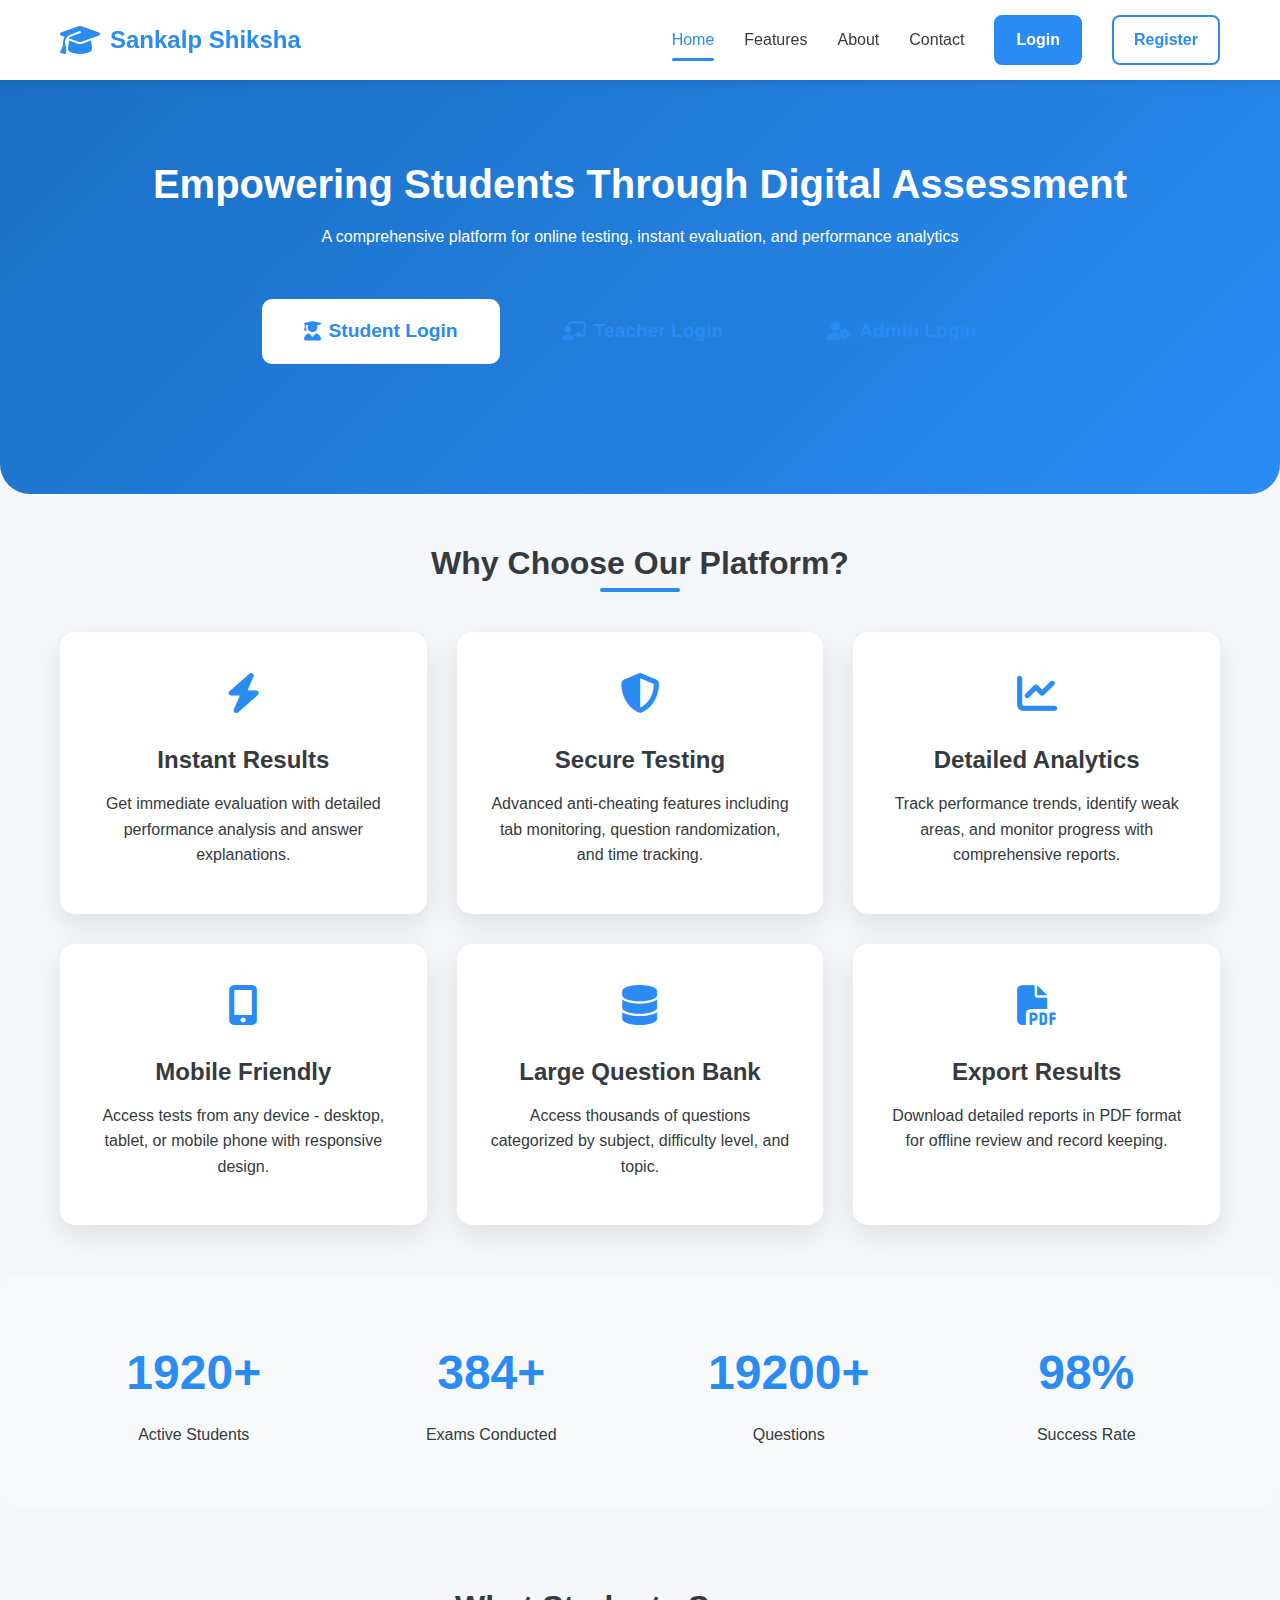
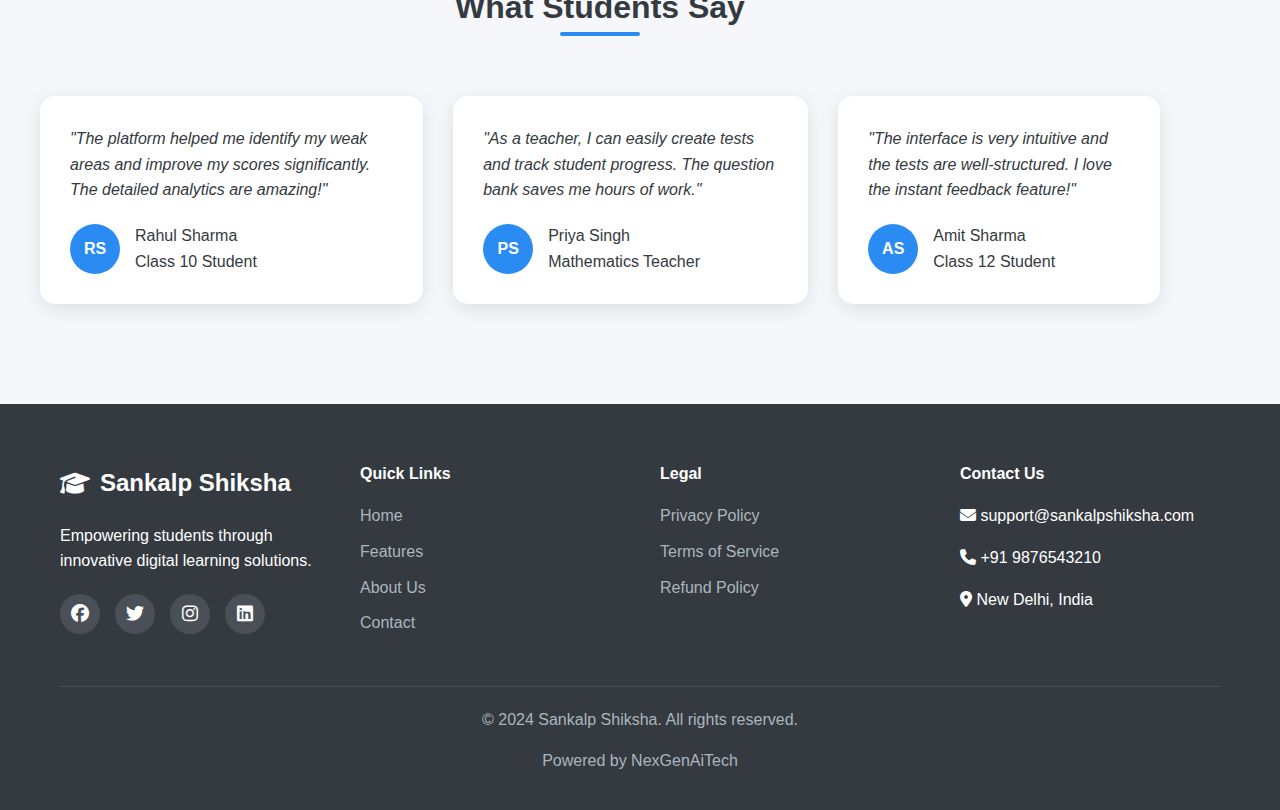
<file: index.html>
<!DOCTYPE html>
<html lang="en">
<head>
    <meta charset="UTF-8">
    <meta name="viewport" content="width=device-width, initial-scale=1.0">
    <title>Sankalp Shiksha - Online Test Portal</title>
    <link rel="stylesheet" href="https://cdnjs.cloudflare.com/ajax/libs/font-awesome/6.4.0/css/all.min.css">
    <link rel="stylesheet" href="css/style.css">
    <style>
        .hero {
            background: linear-gradient(135deg, #1a6fc4 0%, #2a8bf2 100%);
            color: white;
            padding: 80px 20px;
            text-align: center;
            border-radius: 0 0 30px 30px;
            margin-bottom: 50px;
        }
        
        .features {
            display: grid;
            grid-template-columns: repeat(auto-fit, minmax(300px, 1fr));
            gap: 30px;
            margin: 50px 0;
        }
        
        .feature-card {
            background: white;
            padding: 30px;
            border-radius: 15px;
            box-shadow: 0 10px 30px rgba(0,0,0,0.1);
            text-align: center;
            transition: transform 0.3s;
        }
        
        .feature-card:hover {
            transform: translateY(-10px);
        }
        
        .feature-icon {
            font-size: 40px;
            color: #2a8bf2;
            margin-bottom: 20px;
        }
        
        .cta-buttons {
            display: flex;
            justify-content: center;
            gap: 20px;
            margin: 50px 0;
            flex-wrap: wrap;
        }
        
        .btn-large {
            padding: 15px 40px;
            font-size: 1.2rem;
            border-radius: 10px;
        }
        
        .stats {
            background: #f8f9fa;
            padding: 60px 20px;
            border-radius: 20px;
            margin: 50px 0;
        }
        
        .stat-grid {
            display: grid;
            grid-template-columns: repeat(auto-fit, minmax(200px, 1fr));
            gap: 30px;
            text-align: center;
        }
        
        .stat-number {
            font-size: 3rem;
            font-weight: bold;
            color: #2a8bf2;
            margin-bottom: 10px;
        }
        
        .testimonials {
            margin: 80px 0;
        }
        
        .testimonial-slider {
            display: flex;
            overflow-x: auto;
            gap: 30px;
            padding: 20px;
            scrollbar-width: none;
        }
        
        .testimonial-slider::-webkit-scrollbar {
            display: none;
        }
        
        .testimonial-card {
            min-width: 300px;
            background: white;
            padding: 30px;
            border-radius: 15px;
            box-shadow: 0 5px 20px rgba(0,0,0,0.1);
        }
        
        .testimonial-text {
            font-style: italic;
            margin-bottom: 20px;
        }
        
        .testimonial-author {
            display: flex;
            align-items: center;
            gap: 15px;
        }
        
        .author-avatar {
            width: 50px;
            height: 50px;
            border-radius: 50%;
            background: #2a8bf2;
            display: flex;
            align-items: center;
            justify-content: center;
            color: white;
            font-weight: bold;
        }
    </style>
</head>
<body>
    <!-- Navigation -->
    <nav class="navbar">
        <div class="container">
            <div class="nav-brand">
                <i class="fas fa-graduation-cap"></i>
                <span>Sankalp Shiksha</span>
            </div>
            <div class="nav-menu">
                <a href="index.html" class="nav-link active">Home</a>
                <a href="#features" class="nav-link">Features</a>
                <a href="#about" class="nav-link">About</a>
                <a href="#contact" class="nav-link">Contact</a>
                <a href="login.html" class="btn btn-primary">Login</a>
                <a href="login.html?register=true" class="btn btn-outline">Register</a>
            </div>
            <button class="nav-toggle">
                <i class="fas fa-bars"></i>
            </button>
        </div>
    </nav>

    <!-- Hero Section -->
    <section class="hero">
        <div class="container">
            <h1>Empowering Students Through Digital Assessment</h1>
            <p class="lead">A comprehensive platform for online testing, instant evaluation, and performance analytics</p>
            <div class="cta-buttons">
                <a href="login.html?role=student" class="btn btn-light btn-large">
                    <i class="fas fa-user-graduate"></i> Student Login
                </a>
                <a href="login.html?role=teacher" class="btn btn-outline-light btn-large">
                    <i class="fas fa-chalkboard-teacher"></i> Teacher Login
                </a>
                <a href="login.html?role=admin" class="btn btn-outline-light btn-large">
                    <i class="fas fa-user-cog"></i> Admin Login
                </a>
            </div>
        </div>
    </section>

    <!-- Features Section -->
    <section id="features" class="container">
        <h2 class="section-title">Why Choose Our Platform?</h2>
        <div class="features">
            <div class="feature-card">
                <div class="feature-icon">
                    <i class="fas fa-bolt"></i>
                </div>
                <h3>Instant Results</h3>
                <p>Get immediate evaluation with detailed performance analysis and answer explanations.</p>
            </div>
            
            <div class="feature-card">
                <div class="feature-icon">
                    <i class="fas fa-shield-alt"></i>
                </div>
                <h3>Secure Testing</h3>
                <p>Advanced anti-cheating features including tab monitoring, question randomization, and time tracking.</p>
            </div>
            
            <div class="feature-card">
                <div class="feature-icon">
                    <i class="fas fa-chart-line"></i>
                </div>
                <h3>Detailed Analytics</h3>
                <p>Track performance trends, identify weak areas, and monitor progress with comprehensive reports.</p>
            </div>
            
            <div class="feature-card">
                <div class="feature-icon">
                    <i class="fas fa-mobile-alt"></i>
                </div>
                <h3>Mobile Friendly</h3>
                <p>Access tests from any device - desktop, tablet, or mobile phone with responsive design.</p>
            </div>
            
            <div class="feature-card">
                <div class="feature-icon">
                    <i class="fas fa-database"></i>
                </div>
                <h3>Large Question Bank</h3>
                <p>Access thousands of questions categorized by subject, difficulty level, and topic.</p>
            </div>
            
            <div class="feature-card">
                <div class="feature-icon">
                    <i class="fas fa-file-pdf"></i>
                </div>
                <h3>Export Results</h3>
                <p>Download detailed reports in PDF format for offline review and record keeping.</p>
            </div>
        </div>
    </section>

    <!-- Stats Section -->
    <section class="stats">
        <div class="container">
            <div class="stat-grid">
                <div class="stat-item">
                    <div class="stat-number" id="studentsCount">5000+</div>
                    <div class="stat-label">Active Students</div>
                </div>
                <div class="stat-item">
                    <div class="stat-number" id="examsCount">1000+</div>
                    <div class="stat-label">Exams Conducted</div>
                </div>
                <div class="stat-item">
                    <div class="stat-number" id="questionsCount">50000+</div>
                    <div class="stat-label">Questions</div>
                </div>
                <div class="stat-item">
                    <div class="stat-number" id="successRate">98%</div>
                    <div class="stat-label">Success Rate</div>
                </div>
            </div>
        </div>
    </section>

    <!-- Testimonials -->
    <section class="testimonials container">
        <h2 class="section-title">What Students Say</h2>
        <div class="testimonial-slider" id="testimonialSlider">
            <div class="testimonial-card">
                <div class="testimonial-text">
                    "The platform helped me identify my weak areas and improve my scores significantly. The detailed analytics are amazing!"
                </div>
                <div class="testimonial-author">
                    <div class="author-avatar">RS</div>
                    <div>
                        <div class="author-name">Rahul Sharma</div>
                        <div class="author-role">Class 10 Student</div>
                    </div>
                </div>
            </div>
            
            <div class="testimonial-card">
                <div class="testimonial-text">
                    "As a teacher, I can easily create tests and track student progress. The question bank saves me hours of work."
                </div>
                <div class="testimonial-author">
                    <div class="author-avatar">PS</div>
                    <div>
                        <div class="author-name">Priya Singh</div>
                        <div class="author-role">Mathematics Teacher</div>
                    </div>
                </div>
            </div>
            
            <div class="testimonial-card">
                <div class="testimonial-text">
                    "The interface is very intuitive and the tests are well-structured. I love the instant feedback feature!"
                </div>
                <div class="testimonial-author">
                    <div class="author-avatar">AS</div>
                    <div>
                        <div class="author-name">Amit Sharma</div>
                        <div class="author-role">Class 12 Student</div>
                    </div>
                </div>
            </div>
        </div>
    </section>

    <!-- Footer -->
    <footer class="footer">
        <div class="container">
            <div class="footer-grid">
                <div class="footer-col">
                    <div class="footer-brand">
                        <i class="fas fa-graduation-cap"></i>
                        <span>Sankalp Shiksha</span>
                    </div>
                    <p>Empowering students through innovative digital learning solutions.</p>
                    <div class="social-links">
                        <a href="#"><i class="fab fa-facebook"></i></a>
                        <a href="#"><i class="fab fa-twitter"></i></a>
                        <a href="#"><i class="fab fa-instagram"></i></a>
                        <a href="#"><i class="fab fa-linkedin"></i></a>
                    </div>
                </div>
                
                <div class="footer-col">
                    <h4>Quick Links</h4>
                    <a href="index.html">Home</a>
                    <a href="#features">Features</a>
                    <a href="#about">About Us</a>
                    <a href="#contact">Contact</a>
                </div>
                
                <div class="footer-col">
                    <h4>Legal</h4>
                    <a href="privacy.html">Privacy Policy</a>
                    <a href="terms.html">Terms of Service</a>
                    <a href="refund.html">Refund Policy</a>
                </div>
                
                <div class="footer-col">
                    <h4>Contact Us</h4>
                    <p><i class="fas fa-envelope"></i> support@sankalpshiksha.com</p>
                    <p><i class="fas fa-phone"></i> +91 9876543210</p>
                    <p><i class="fas fa-map-marker-alt"></i> New Delhi, India</p>
                </div>
            </div>
            <div class="footer-bottom">
                <p>&copy; 2024 Sankalp Shiksha. All rights reserved.</p>
                <p>Powered by NexGenAiTech</p>
            </div>
        </div>
    </footer>

    <script src="js/main.js"></script>
    <script>
        // Testimonial slider
        const slider = document.getElementById('testimonialSlider');
        let isDown = false;
        let startX;
        let scrollLeft;

        slider.addEventListener('mousedown', (e) => {
            isDown = true;
            slider.classList.add('active');
            startX = e.pageX - slider.offsetLeft;
            scrollLeft = slider.scrollLeft;
        });

        slider.addEventListener('mouseleave', () => {
            isDown = false;
            slider.classList.remove('active');
        });

        slider.addEventListener('mouseup', () => {
            isDown = false;
            slider.classList.remove('active');
        });

        slider.addEventListener('mousemove', (e) => {
            if(!isDown) return;
            e.preventDefault();
            const x = e.pageX - slider.offsetLeft;
            const walk = (x - startX) * 3;
            slider.scrollLeft = scrollLeft - walk;
        });
    </script>
</body>
</html>
</file>
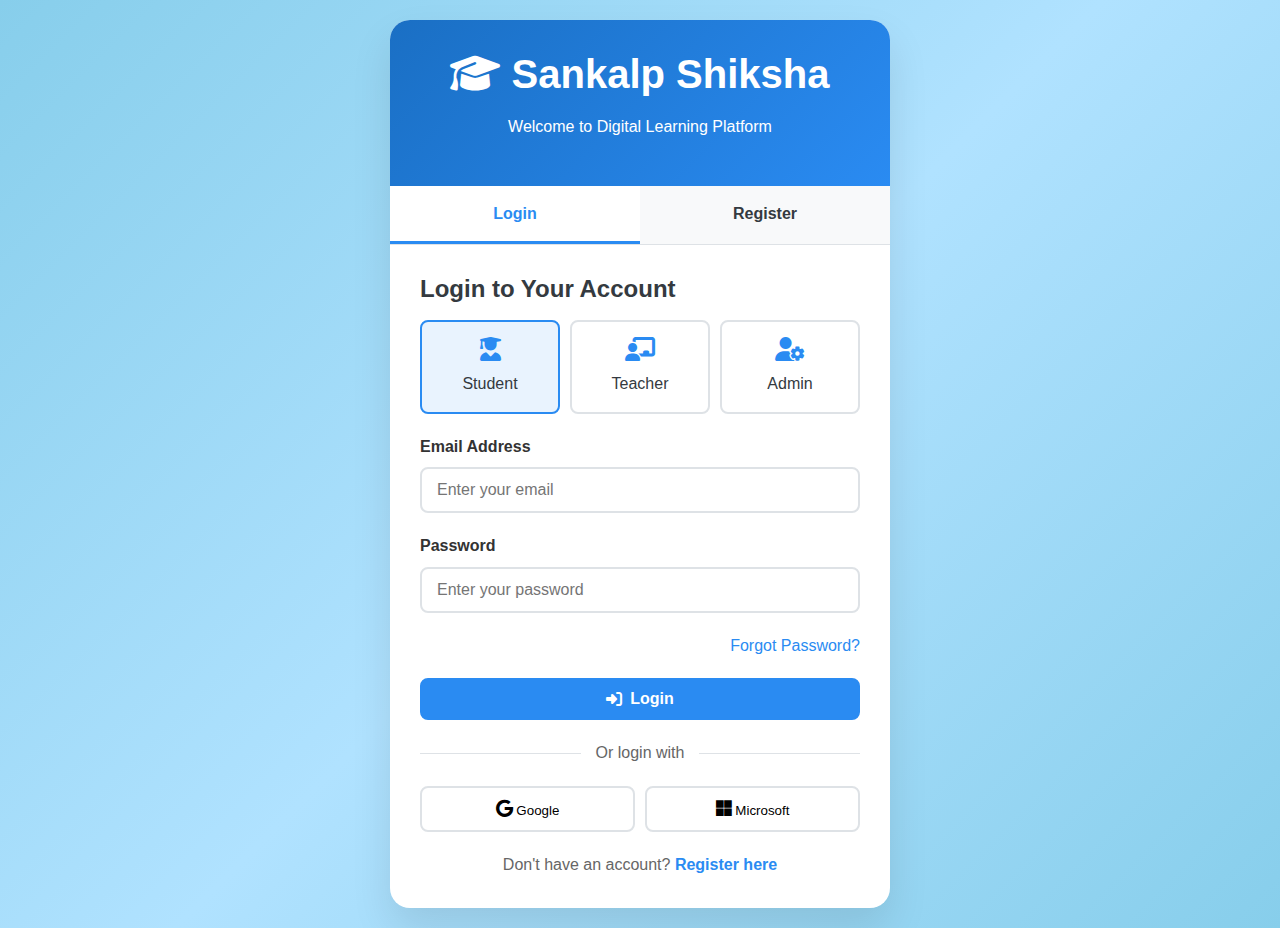
<file: admin-dashboard.html>
<!DOCTYPE html>
<html lang="en">
<head>
    <meta charset="UTF-8">
    <meta name="viewport" content="width=device-width, initial-scale=1.0">
    <title>Admin Dashboard - Sankalp Shiksha</title>
    <link rel="stylesheet" href="https://cdnjs.cloudflare.com/ajax/libs/font-awesome/6.4.0/css/all.min.css">
    <link rel="stylesheet" href="css/style.css">
    <style>
        .admin-container {
            display: grid;
            grid-template-columns: 250px 1fr;
            min-height: 100vh;
            background: #f5f7fa;
        }
        
        .admin-sidebar {
            background: #2c3e50;
            color: white;
            padding: 20px 0;
        }
        
        .admin-logo {
            padding: 20px;
            text-align: center;
            border-bottom: 1px solid #34495e;
        }
        
        .admin-logo i {
            font-size: 30px;
            color: #3498db;
            margin-bottom: 10px;
        }
        
        .admin-menu {
            padding: 20px 0;
        }
        
        .admin-menu-item {
            display: flex;
            align-items: center;
            gap: 12px;
            padding: 15px 25px;
            color: #bdc3c7;
            text-decoration: none;
            transition: all 0.3s;
            border-left: 4px solid transparent;
        }
        
        .admin-menu-item:hover, .admin-menu-item.active {
            background: #34495e;
            color: white;
            border-left-color: #3498db;
        }
        
        .admin-main {
            padding: 20px;
            overflow-y: auto;
        }
        
        .admin-header {
            display: flex;
            justify-content: space-between;
            align-items: center;
            margin-bottom: 30px;
            padding-bottom: 20px;
            border-bottom: 1px solid #dee2e6;
        }
        
        .stats-grid {
            display: grid;
            grid-template-columns: repeat(auto-fit, minmax(200px, 1fr));
            gap: 20px;
            margin-bottom: 30px;
        }
        
        .admin-stat-card {
            background: white;
            padding: 25px;
            border-radius: 10px;
            box-shadow: 0 5px 15px rgba(0,0,0,0.05);
            display: flex;
            align-items: center;
            gap: 20px;
            border-left: 5px solid;
        }
        
        .stat-student { border-color: #3498db; }
        .stat-teacher { border-color: #2ecc71; }
        .stat-exam { border-color: #e74c3c; }
        .stat-question { border-color: #f39c12; }
        
        .stat-icon {
            width: 60px;
            height: 60px;
            border-radius: 10px;
            display: flex;
            align-items: center;
            justify-content: center;
            font-size: 24px;
            color: white;
        }
        
        .icon-student { background: #3498db; }
        .icon-teacher { background: #2ecc71; }
        .icon-exam { background: #e74c3c; }
        .icon-question { background: #f39c12; }
        
        .recent-activities {
            background: white;
            border-radius: 15px;
            padding: 25px;
            margin-bottom: 30px;
            box-shadow: 0 5px 15px rgba(0,0,0,0.05);
        }
        
        .activity-list {
            max-height: 400px;
            overflow-y: auto;
        }
        
        .activity-item {
            display: flex;
            align-items: center;
            gap: 15px;
            padding: 15px;
            border-bottom: 1px solid #f1f1f1;
        }
        
        .activity-item:last-child {
            border-bottom: none;
        }
        
        .activity-icon {
            width: 40px;
            height: 40px;
            border-radius: 50%;
            display: flex;
            align-items: center;
            justify-content: center;
            color: white;
        }
        
        .icon-login { background: #3498db; }
        .icon-exam-created { background: #2ecc71; }
        .icon-user-added { background: #f39c12; }
        .icon-settings { background: #9b59b6; }
        
        .admin-tabs {
            display: flex;
            border-bottom: 1px solid #dee2e6;
            margin-bottom: 20px;
        }
        
        .admin-tab {
            padding: 15px 30px;
            cursor: pointer;
            border-bottom: 3px solid transparent;
        }
        
        .admin-tab.active {
            border-bottom-color: #3498db;
            color: #3498db;
            font-weight: 600;
        }
        
        .tab-content {
            display: none;
        }
        
        .tab-content.active {
            display: block;
        }
        
        .data-table {
            background: white;
            border-radius: 10px;
            overflow: hidden;
            box-shadow: 0 5px 15px rgba(0,0,0,0.05);
        }
        
        .table-actions {
            display: flex;
            gap: 10px;
        }
        
        .action-btn {
            padding: 5px 10px;
            border-radius: 5px;
            border: none;
            cursor: pointer;
            font-size: 12px;
        }
        
        .btn-edit { background: #3498db; color: white; }
        .btn-delete { background: #e74c3c; color: white; }
        .btn-view { background: #2ecc71; color: white; }
        
        .modal {
            display: none;
            position: fixed;
            top: 0;
            left: 0;
            width: 100%;
            height: 100%;
            background: rgba(0,0,0,0.5);
            z-index: 1000;
            align-items: center;
            justify-content: center;
        }
        
        .modal-content {
            background: white;
            border-radius: 10px;
            padding: 30px;
            max-width: 500px;
            width: 90%;
            max-height: 80vh;
            overflow-y: auto;
        }
        
        @media (max-width: 768px) {
            .admin-container {
                grid-template-columns: 1fr;
            }
            
            .admin-sidebar {
                display: none;
            }
            
            .admin-sidebar.active {
                display: block;
                position: fixed;
                left: 0;
                top: 0;
                height: 100vh;
                z-index: 1000;
                width: 250px;
            }
        }
    </style>
</head>
<body>
    <div class="admin-container">
        <!-- Sidebar -->
        <div class="admin-sidebar" id="adminSidebar">
            <div class="admin-logo">
                <i class="fas fa-user-cog"></i>
                <h3>Admin Panel</h3>
            </div>
            
            <div class="admin-menu">
                <a href="#" class="admin-menu-item active">
                    <i class="fas fa-tachometer-alt"></i> Dashboard
                </a>
                <a href="#" class="admin-menu-item">
                    <i class="fas fa-users"></i> User Management
                </a>
                <a href="#" class="admin-menu-item">
                    <i class="fas fa-clipboard-list"></i> Exam Management
                </a>
                <a href="#" class="admin-menu-item">
                    <i class="fas fa-database"></i> Question Bank
                </a>
                <a href="#" class="admin-menu-item">
                    <i class="fas fa-chart-bar"></i> Reports & Analytics
                </a>
                <a href="#" class="admin-menu-item">
                    <i class="fas fa-cogs"></i> System Settings
                </a>
                <a href="#" class="admin-menu-item" id="adminLogout">
                    <i class="fas fa-sign-out-alt"></i> Logout
                </a>
            </div>
        </div>
        
        <!-- Main Content -->
        <div class="admin-main">
            <div class="admin-header">
                <h1>Admin Dashboard</h1>
                <button class="btn btn-primary" id="addNewUser">
                    <i class="fas fa-plus"></i> Add User
                </button>
            </div>
            
            <!-- Stats -->
            <div class="stats-grid">
                <div class="admin-stat-card stat-student">
                    <div class="stat-icon icon-student">
                        <i class="fas fa-user-graduate"></i>
                    </div>
                    <div class="stat-info">
                        <h3 id="totalStudents">0</h3>
                        <p>Total Students</p>
                    </div>
                </div>
                
                <div class="admin-stat-card stat-teacher">
                    <div class="stat-icon icon-teacher">
                        <i class="fas fa-chalkboard-teacher"></i>
                    </div>
                    <div class="stat-info">
                        <h3 id="totalTeachers">0</h3>
                        <p>Total Teachers</p>
                    </div>
                </div>
                
                <div class="admin-stat-card stat-exam">
                    <div class="stat-icon icon-exam">
                        <i class="fas fa-file-alt"></i>
                    </div>
                    <div class="stat-info">
                        <h3 id="totalExams">0</h3>
                        <p>Exams Created</p>
                    </div>
                </div>
                
                <div class="admin-stat-card stat-question">
                    <div class="stat-icon icon-question">
                        <i class="fas fa-question-circle"></i>
                    </div>
                    <div class="stat-info">
                        <h3 id="totalQuestions">0</h3>
                        <p>Questions</p>
                    </div>
                </div>
            </div>
            
            <!-- Recent Activities -->
            <div class="recent-activities">
                <h2>Recent Activities</h2>
                <div class="activity-list" id="activityList">
                    <!-- Activities loaded here -->
                </div>
            </div>
            
            <!-- Tabs -->
            <div class="admin-tabs">
                <div class="admin-tab active" data-tab="users">Users</div>
                <div class="admin-tab" data-tab="exams">Exams</div>
                <div class="admin-tab" data-tab="reports">Reports</div>
            </div>
            
            <!-- Tab Contents -->
            <div id="usersTab" class="tab-content active">
                <div class="data-table">
                    <table class="table">
                        <thead>
                            <tr>
                                <th>ID</th>
                                <th>Name</th>
                                <th>Email</th>
                                <th>Role</th>
                                <th>Status</th>
                                <th>Actions</th>
                            </tr>
                        </thead>
                        <tbody id="usersTable">
                            <!-- Users loaded here -->
                        </tbody>
                    </table>
                </div>
            </div>
            
            <div id="examsTab" class="tab-content">
                <div class="data-table">
                    <table class="table">
                        <thead>
                            <tr>
                                <th>Exam ID</th>
                                <th>Exam Name</th>
                                <th>Subject</th>
                                <th>Total Questions</th>
                                <th>Created By</th>
                                <th>Actions</th>
                            </tr>
                        </thead>
                        <tbody id="examsTable">
                            <!-- Exams loaded here -->
                        </tbody>
                    </table>
                </div>
            </div>
            
            <div id="reportsTab" class="tab-content">
                <div class="data-table">
                    <table class="table">
                        <thead>
                            <tr>
                                <th>Report ID</th>
                                <th>Report Name</th>
                                <th>Generated On</th>
                                <th>Type</th>
                                <th>Actions</th>
                            </tr>
                        </thead>
                        <tbody id="reportsTable">
                            <!-- Reports loaded here -->
                        </tbody>
                    </table>
                </div>
            </div>
        </div>
    </div>
    
    <!-- Add User Modal -->
    <div class="modal" id="addUserModal">
        <div class="modal-content">
            <h2>Add New User</h2>
            <form id="addUserForm">
                <div class="form-group">
                    <label>Full Name</label>
                    <input type="text" class="form-control" id="newUserName" required>
                </div>
                <div class="form-group">
                    <label>Email</label>
                    <input type="email" class="form-control" id="newUserEmail" required>
                </div>
                <div class="form-group">
                    <label>Role</label>
                    <select class="form-control" id="newUserRole" required>
                        <option value="">Select Role</option>
                        <option value="student">Student</option>
                        <option value="teacher">Teacher</option>
                        <option value="admin">Admin</option>
                    </select>
                </div>
                <div class="form-group">
                    <label>Password</label>
                    <input type="password" class="form-control" id="newUserPassword" required>
                </div>
                <div class="form-group">
                    <button type="submit" class="btn btn-primary">Add User</button>
                    <button type="button" class="btn btn-outline" id="closeModal">Cancel</button>
                </div>
            </form>
        </div>
    </div>

    <script src="js/auth.js"></script>
    <script src="js/admin.js"></script>
    <script>
        // Check admin access
        document.addEventListener('DOMContentLoaded', function() {
            const user = window.AuthSystem.currentUser;
            if (!user || (user.role !== 'admin' && user.role !== 'super_admin')) {
                window.location.href = 'login.html';
            }
            
            // Tab switching
            document.querySelectorAll('.admin-tab').forEach(tab => {
                tab.addEventListener('click', function() {
                    // Remove active class from all tabs
                    document.querySelectorAll('.admin-tab').forEach(t => t.classList.remove('active'));
                    document.querySelectorAll('.tab-content').forEach(c => c.classList.remove('active'));
                    
                    // Add active class to clicked tab
                    this.classList.add('active');
                    const tabId = this.dataset.tab + 'Tab';
                    document.getElementById(tabId).classList.add('active');
                });
            });
            
            // Modal handling
            document.getElementById('addNewUser').addEventListener('click', function() {
                document.getElementById('addUserModal').style.display = 'flex';
            });
            
            document.getElementById('closeModal').addEventListener('click', function() {
                document.getElementById('addUserModal').style.display = 'none';
            });
            
            // Close modal when clicking outside
            document.getElementById('addUserModal').addEventListener('click', function(e) {
                if (e.target === this) {
                    this.style.display = 'none';
                }
            });
            
            // Logout
            document.getElementById('adminLogout').addEventListener('click', function(e) {
                e.preventDefault();
                window.AuthSystem.logout();
            });
        });
    </script>
</body>
</html>
</file>
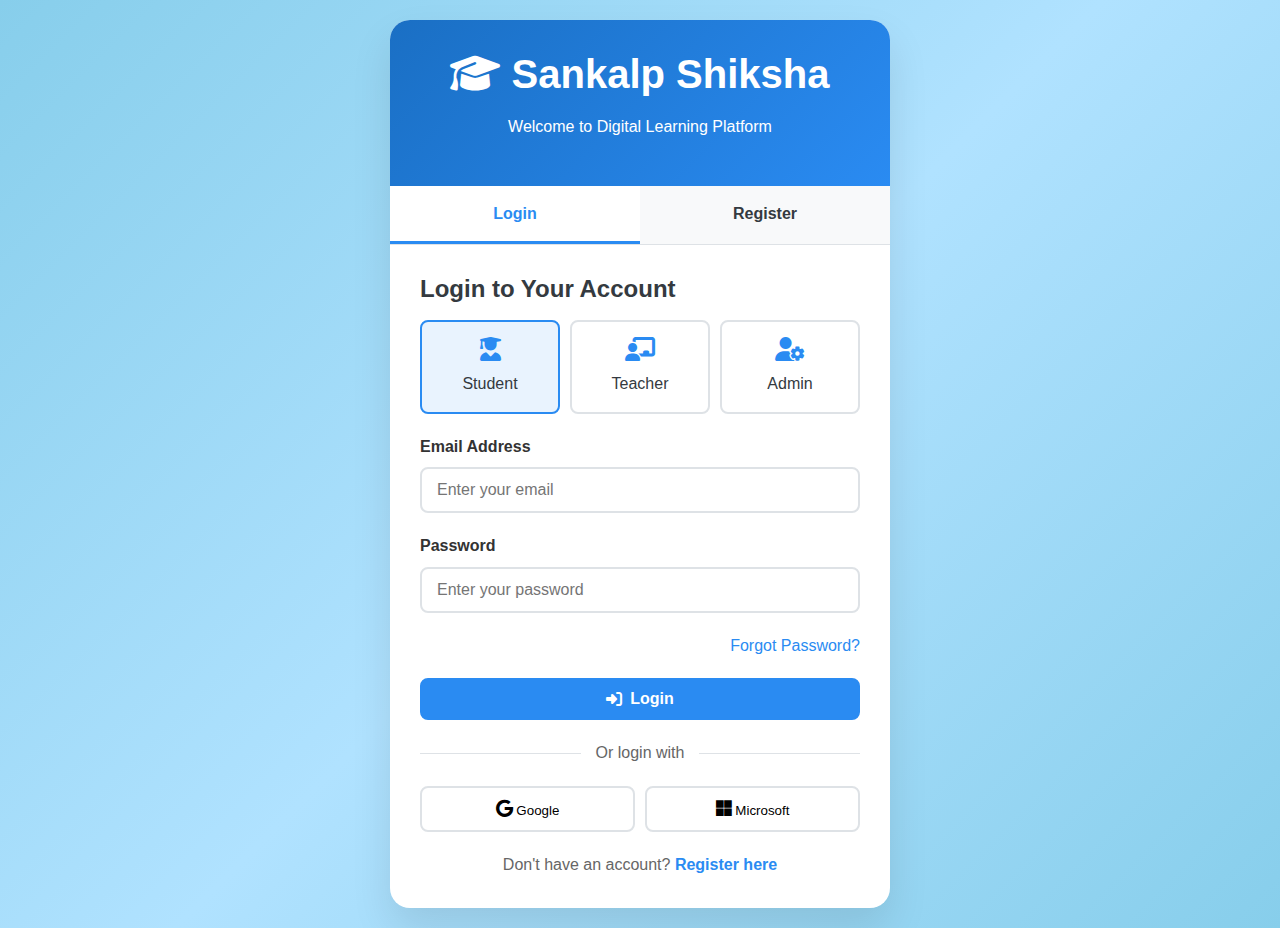
<file: create-exam.html>
<!DOCTYPE html>
<html lang="en">
<head>
    <meta charset="UTF-8">
    <meta name="viewport" content="width=device-width, initial-scale=1.0">
    <title>Create Exam - Sankalp Shiksha</title>
    <link rel="stylesheet" href="https://cdnjs.cloudflare.com/ajax/libs/font-awesome/6.4.0/css/all.min.css">
    <link rel="stylesheet" href="css/style.css">
    <style>
        .exam-creator {
            max-width: 1200px;
            margin: 0 auto;
            padding: 20px;
        }
        
        .creator-header {
            text-align: center;
            margin-bottom: 30px;
        }
        
        .creator-steps {
            display: flex;
            justify-content: center;
            margin-bottom: 40px;
            gap: 20px;
        }
        
        .step {
            display: flex;
            flex-direction: column;
            align-items: center;
            gap: 10px;
        }
        
        .step-circle {
            width: 40px;
            height: 40px;
            border-radius: 50%;
            background: #dee2e6;
            display: flex;
            align-items: center;
            justify-content: center;
            font-weight: bold;
            color: #666;
            transition: all 0.3s;
        }
        
        .step.active .step-circle {
            background: #2a8bf2;
            color: white;
        }
        
        .step.completed .step-circle {
            background: #28a745;
            color: white;
        }
        
        .creator-content {
            background: white;
            border-radius: 15px;
            padding: 30px;
            box-shadow: 0 5px 20px rgba(0,0,0,0.1);
            min-height: 400px;
        }
        
        .step-content {
            display: none;
        }
        
        .step-content.active {
            display: block;
        }
        
        .form-row {
            display: grid;
            grid-template-columns: repeat(auto-fit, minmax(250px, 1fr));
            gap: 20px;
            margin-bottom: 20px;
        }
        
        .question-bank {
            border: 1px solid #dee2e6;
            border-radius: 10px;
            padding: 20px;
            max-height: 400px;
            overflow-y: auto;
        }
        
        .question-item {
            padding: 15px;
            border: 1px solid #dee2e6;
            border-radius: 8px;
            margin-bottom: 10px;
            cursor: pointer;
            transition: all 0.3s;
        }
        
        .question-item:hover {
            border-color: #2a8bf2;
            background: rgba(42, 139, 242, 0.05);
        }
        
        .question-item.selected {
            border-color: #2a8bf2;
            background: rgba(42, 139, 242, 0.1);
        }
        
        .selected-questions {
            border: 1px solid #dee2e6;
            border-radius: 10px;
            padding: 20px;
            min-height: 200px;
            margin-top: 20px;
        }
        
        .selected-question {
            display: flex;
            justify-content: space-between;
            align-items: center;
            padding: 10px;
            border-bottom: 1px solid #dee2e6;
        }
        
        .preview-section {
            border: 1px solid #dee2e6;
            border-radius: 10px;
            padding: 20px;
            margin-top: 20px;
        }
        
        .creator-actions {
            display: flex;
            justify-content: space-between;
            margin-top: 30px;
        }
        
        .counter-badge {
            background: #2a8bf2;
            color: white;
            padding: 2px 8px;
            border-radius: 10px;
            font-size: 12px;
            margin-left: 5px;
        }
        
        .question-filter {
            display: flex;
            gap: 10px;
            margin-bottom: 20px;
            flex-wrap: wrap;
        }
        
        .filter-select {
            padding: 8px 15px;
            border: 1px solid #dee2e6;
            border-radius: 5px;
            background: white;
        }
    </style>
</head>
<body>
    <nav class="navbar">
        <div class="container">
            <div class="nav-brand">
                <i class="fas fa-graduation-cap"></i>
                <span>Sankalp Shiksha</span>
            </div>
            <div class="nav-menu">
                <a href="teacher-dashboard.html" class="nav-link">Dashboard</a>
                <a href="create-exam.html" class="nav-link active">Create Exam</a>
                <a href="question-bank.html" class="nav-link">Question Bank</a>
                <a href="#" class="nav-link">Results</a>
                <a href="#" class="btn btn-outline" data-logout>Logout</a>
            </div>
        </div>
    </nav>
    
    <div class="exam-creator">
        <div class="creator-header">
            <h1>Create New Exam</h1>
            <p>Follow the steps to create your custom exam</p>
        </div>
        
        <div class="creator-steps">
            <div class="step active" data-step="1">
                <div class="step-circle">1</div>
                <span>Basic Info</span>
            </div>
            <div class="step" data-step="2">
                <div class="step-circle">2</div>
                <span>Add Questions</span>
            </div>
            <div class="step" data-step="3">
                <div class="step-circle">3</div>
                <span>Settings</span>
            </div>
            <div class="step" data-step="4">
                <div class="step-circle">4</div>
                <span>Preview & Publish</span>
            </div>
        </div>
        
        <div class="creator-content">
            <!-- Step 1: Basic Info -->
            <div id="step1" class="step-content active">
                <h2>Basic Exam Information</h2>
                <form id="basicInfoForm">
                    <div class="form-row">
                        <div class="form-group">
                            <label>Exam Title</label>
                            <input type="text" class="form-control" id="examTitle" required 
                                   placeholder="e.g., Class 10 Mathematics Midterm">
                        </div>
                        <div class="form-group">
                            <label>Subject</label>
                            <select class="form-control" id="examSubject" required>
                                <option value="">Select Subject</option>
                                <option value="mathematics">Mathematics</option>
                                <option value="science">Science</option>
                                <option value="english">English</option>
                                <option value="hindi">Hindi</option>
                            </select>
                        </div>
                    </div>
                    
                    <div class="form-row">
                        <div class="form-group">
                            <label>Class/Grade</label>
                            <select class="form-control" id="examClass" required>
                                <option value="">Select Class</option>
                                <option value="9">Class 9</option>
                                <option value="10">Class 10</option>
                                <option value="11">Class 11</option>
                                <option value="12">Class 12</option>
                            </select>
                        </div>
                        <div class="form-group">
                            <label>Total Marks</label>
                            <input type="number" class="form-control" id="totalMarks" 
                                   min="1" max="500" value="100" required>
                        </div>
                    </div>
                    
                    <div class="form-row">
                        <div class="form-group">
                            <label>Duration (minutes)</label>
                            <input type="number" class="form-control" id="examDuration" 
                                   min="10" max="300" value="120" required>
                        </div>
                        <div class="form-group">
                            <label>Exam Date</label>
                            <input type="date" class="form-control" id="examDate" required>
                        </div>
                    </div>
                    
                    <div class="form-group">
                        <label>Instructions</label>
                        <textarea class="form-control" id="examInstructions" rows="4" 
                                  placeholder="Add exam instructions for students..."></textarea>
                    </div>
                </form>
            </div>
            
            <!-- Step 2: Add Questions -->
            <div id="step2" class="step-content">
                <h2>Select Questions <span id="selectedCount" class="counter-badge">0</span></h2>
                
                <div class="question-filter">
                    <select class="filter-select" id="filterSubject">
                        <option value="">All Subjects</option>
                        <option value="mathematics">Mathematics</option>
                        <option value="science">Science</option>
                    </select>
                    
                    <select class="filter-select" id="filterDifficulty">
                        <option value="">All Difficulty</option>
                        <option value="easy">Easy</option>
                        <option value="medium">Medium</option>
                        <option value="hard">Hard</option>
                    </select>
                    
                    <select class="filter-select" id="filterType">
                        <option value="">All Types</option>
                        <option value="mcq">Multiple Choice</option>
                        <option value="true_false">True/False</option>
                    </select>
                    
                    <button class="btn btn-outline" id="clearFilters">
                        <i class="fas fa-times"></i> Clear Filters
                    </button>
                </div>
                
                <div class="question-bank" id="questionBank">
                    <!-- Questions will be loaded here -->
                </div>
                
                <div class="selected-questions">
                    <h3>Selected Questions</h3>
                    <div id="selectedQuestionsList">
                        <!-- Selected questions will appear here -->
                    </div>
                </div>
            </div>
            
            <!-- Step 3: Settings -->
            <div id="step3" class="step-content">
                <h2>Exam Settings</h2>
                
                <div class="form-row">
                    <div class="form-group">
                        <label>
                            <input type="checkbox" id="shuffleQuestions" checked>
                            Shuffle Questions
                        </label>
                        <small>Randomize question order for each student</small>
                    </div>
                    
                    <div class="form-group">
                        <label>
                            <input type="checkbox" id="shuffleOptions" checked>
                            Shuffle Options
                        </label>
                        <small>Randomize answer options</small>
                    </div>
                </div>
                
                <div class="form-row">
                    <div class="form-group">
                        <label>
                            <input type="checkbox" id="enableNegative">
                            Enable Negative Marking
                        </label>
                        <small>Deduct marks for wrong answers</small>
                    </div>
                    
                    <div class="form-group">
                        <label>
                            <input type="checkbox" id="showResults">
                            Show Results Immediately
                        </label>
                        <small>Display results after submission</small>
                    </div>
                </div>
                
                <div class="form-row">
                    <div class="form-group">
                        <label>Allowed Attempts</label>
                        <select class="form-control" id="allowedAttempts">
                            <option value="1">1 Attempt</option>
                            <option value="2">2 Attempts</option>
                            <option value="3">3 Attempts</option>
                            <option value="unlimited">Unlimited</option>
                        </select>
                    </div>
                    
                    <div class="form-group">
                        <label>Passing Percentage</label>
                        <input type="number" class="form-control" id="passingPercent" 
                               min="0" max="100" value="40">
                    </div>
                </div>
            </div>
            
            <!-- Step 4: Preview -->
            <div id="step4" class="step-content">
                <h2>Preview & Publish</h2>
                
                <div class="preview-section">
                    <h3 id="previewTitle">Exam Title</h3>
                    <div class="preview-details">
                        <p><strong>Subject:</strong> <span id="previewSubject">Mathematics</span></p>
                        <p><strong>Class:</strong> <span id="previewClass">Class 10</span></p>
                        <p><strong>Duration:</strong> <span id="previewDuration">120 minutes</span></p>
                        <p><strong>Total Marks:</strong> <span id="previewMarks">100</span></p>
                        <p><strong>Questions:</strong> <span id="previewQuestions">0</span></p>
                    </div>
                    
                    <div class="form-group">
                        <label>Publish Status</label>
                        <select class="form-control" id="publishStatus">
                            <option value="draft">Save as Draft</option>
                            <option value="published">Publish Now</option>
                            <option value="scheduled">Schedule for Later</option>
                        </select>
                    </div>
                </div>
            </div>
        </div>
        
        <div class="creator-actions">
            <button class="btn btn-outline" id="prevStep">
                <i class="fas fa-arrow-left"></i> Previous
            </button>
            
            <div>
                <button class="btn btn-outline" id="saveDraft">
                    <i class="fas fa-save"></i> Save Draft
                </button>
                <button class="btn btn-primary" id="nextStep">
                    Next <i class="fas fa-arrow-right"></i>
                </button>
                <button class="btn btn-success" id="publishExam" style="display: none;">
                    <i class="fas fa-paper-plane"></i> Publish Exam
                </button>
            </div>
        </div>
    </div>

    <script src="js/auth.js"></script>
    <script src="js/question-set.js"></script>
    <script src="js/exam-manager.js"></script>
    <script>
        let currentStep = 1;
        const totalSteps = 4;
        const selectedQuestions = [];
        
        // Initialize date picker to today
        document.getElementById('examDate').valueAsDate = new Date();
        
        // Step navigation
        document.getElementById('nextStep').addEventListener('click', function() {
            if (currentStep < totalSteps) {
                // Validate current step
                if (validateStep(currentStep)) {
                    navigateToStep(currentStep + 1);
                }
            }
        });
        
        document.getElementById('prevStep').addEventListener('click', function() {
            if (currentStep > 1) {
                navigateToStep(currentStep - 1);
            }
        });
        
        document.getElementById('publishExam').addEventListener('click', function() {
            if (validateStep(4)) {
                saveExam();
            }
        });
        
        function navigateToStep(step) {
            // Update steps UI
            document.querySelectorAll('.step').forEach(s => {
                s.classList.remove('active', 'completed');
                if (parseInt(s.dataset.step) < step) {
                    s.classList.add('completed');
                }
            });
            document.querySelector(`.step[data-step="${step}"]`).classList.add('active');
            
            // Update content
            document.querySelectorAll('.step-content').forEach(c => c.classList.remove('active'));
            document.getElementById(`step${step}`).classList.add('active');
            
            currentStep = step;
            
            // Update buttons
            document.getElementById('prevStep').style.display = step === 1 ? 'none' : 'inline-flex';
            document.getElementById('nextStep').style.display = step === totalSteps ? 'none' : 'inline-flex';
            document.getElementById('publishExam').style.display = step === totalSteps ? 'inline-flex' : 'none';
            
            // Load data for step
            if (step === 2) {
                loadQuestionBank();
            } else if (step === 4) {
                updatePreview();
            }
        }
        
        function validateStep(step) {
            switch(step) {
                case 1:
                    const title = document.getElementById('examTitle').value;
                    const subject = document.getElementById('examSubject').value;
                    if (!title || !subject) {
                        alert('Please fill all required fields');
                        return false;
                    }
                    return true;
                    
                case 2:
                    if (selectedQuestions.length === 0) {
                        alert('Please select at least one question');
                        return false;
                    }
                    return true;
                    
                default:
                    return true;
            }
        }
        
        function loadQuestionBank() {
            const bank = document.getElementById('questionBank');
            bank.innerHTML = '';
            
            const questions = window.QuestionDatabase.questions;
            
            questions.forEach(question => {
                const div = document.createElement('div');
                div.className = 'question-item';
                div.innerHTML = `
                    <div style="display: flex; justify-content: space-between; align-items: start;">
                        <div>
                            <strong>${question.question}</strong>
                            <div style="display: flex; gap: 10px; margin-top: 5px;">
                                <span class="badge badge-primary">${question.subject}</span>
                                <span class="badge badge-${question.difficulty}">${question.difficulty}</span>
                                <span class="badge badge-secondary">${question.type}</span>
                                <span class="badge badge-warning">${question.marks} marks</span>
                            </div>
                        </div>
                        <button class="btn btn-sm btn-primary add-question-btn" 
                                data-id="${question.id}">
                            <i class="fas fa-plus"></i> Add
                        </button>
                    </div>
                `;
                bank.appendChild(div);
            });
            
            // Add event listeners to add buttons
            document.querySelectorAll('.add-question-btn').forEach(btn => {
                btn.addEventListener('click', function() {
                    const questionId = this.dataset.id;
                    addQuestion(questionId);
                });
            });
        }
        
        function addQuestion(questionId) {
            const question = window.QuestionDatabase.getQuestionById(questionId);
            if (!selectedQuestions.find(q => q.id === questionId)) {
                selectedQuestions.push(question);
                updateSelectedQuestions();
            }
        }
        
        function updateSelectedQuestions() {
            const list = document.getElementById('selectedQuestionsList');
            const count = document.getElementById('selectedCount');
            
            list.innerHTML = '';
            count.textContent = selectedQuestions.length;
            
            selectedQuestions.forEach((question, index) => {
                const div = document.createElement('div');
                div.className = 'selected-question';
                div.innerHTML = `
                    <div>
                        <strong>${index + 1}. ${question.question.substring(0, 50)}...</strong>
                        <div style="font-size: 12px; color: #666;">
                            ${question.subject} | ${question.difficulty} | ${question.marks} marks
                        </div>
                    </div>
                    <button class="btn btn-sm btn-danger remove-question" data-index="${index}">
                        <i class="fas fa-times"></i>
                    </button>
                `;
                list.appendChild(div);
            });
            
            // Add remove event listeners
            document.querySelectorAll('.remove-question').forEach(btn => {
                btn.addEventListener('click', function() {
                    const index = parseInt(this.dataset.index);
                    selectedQuestions.splice(index, 1);
                    updateSelectedQuestions();
                });
            });
        }
        
        function updatePreview() {
            document.getElementById('previewTitle').textContent = 
                document.getElementById('examTitle').value;
            document.getElementById('previewSubject').textContent = 
                document.getElementById('examSubject').value;
            document.getElementById('previewClass').textContent = 
                'Class ' + document.getElementById('examClass').value;
            document.getElementById('previewDuration').textContent = 
                document.getElementById('examDuration').value + ' minutes';
            document.getElementById('previewMarks').textContent = 
                document.getElementById('totalMarks').value;
            document.getElementById('previewQuestions').textContent = 
                selectedQuestions.length;
        }
        
        function saveExam() {
            const examData = {
                title: document.getElementById('examTitle').value,
                subject: document.getElementById('examSubject').value,
                class: document.getElementById('examClass').value,
                totalMarks: document.getElementById('totalMarks').value,
                duration: document.getElementById('examDuration').value,
                date: document.getElementById('examDate').value,
                instructions: document.getElementById('examInstructions').value,
                questions: selectedQuestions,
                settings: {
                    shuffleQuestions: document.getElementById('shuffleQuestions').checked,
                    shuffleOptions: document.getElementById('shuffleOptions').checked,
                    enableNegative: document.getElementById('enableNegative').checked,
                    showResults: document.getElementById('showResults').checked,
                    allowedAttempts: document.getElementById('allowedAttempts').value,
                    passingPercent: document.getElementById('passingPercent').value
                },
                status: document.getElementById('publishStatus').value,
                createdBy: window.AuthSystem.currentUser?.id || 'teacher',
                createdAt: new Date().toISOString()
            };
            
            // Save to localStorage
            const exams = JSON.parse(localStorage.getItem('sankalp_exams') || '[]');
            examData.id = 'EXAM' + Date.now().toString().slice(-6);
            exams.push(examData);
            localStorage.setItem('sankalp_exams', JSON.stringify(exams));
            
            alert('Exam saved successfully!');
            window.location.href = 'teacher-dashboard.html';
        }
        
        // Filter questions
        document.getElementById('clearFilters').addEventListener('click', function() {
            document.getElementById('filterSubject').value = '';
            document.getElementById('filterDifficulty').value = '';
            document.getElementById('filterType').value = '';
            loadQuestionBank();
        });
        
        // Save draft
        document.getElementById('saveDraft').addEventListener('click', function() {
            // Similar to publish but with draft status
            alert('Draft saved successfully!');
        });
        
        // Initialize
        document.addEventListener('DOMContentLoaded', function() {
            const user = window.AuthSystem.currentUser;
            if (!user || (user.role !== 'teacher' && user.role !== 'admin')) {
                window.location.href = 'login.html';
            }
        });
    </script>
</body>
</html>
</file>
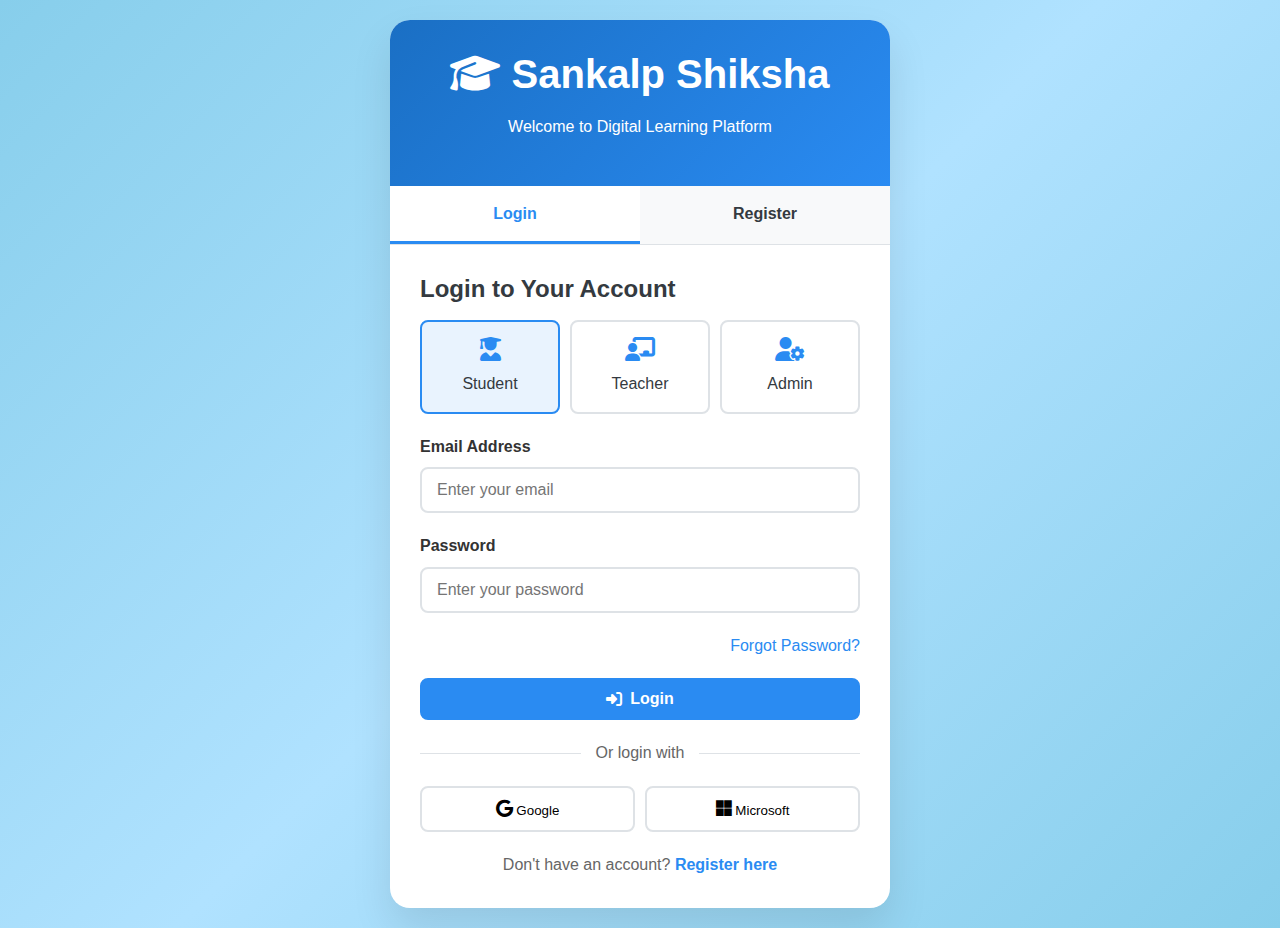
<file: login.html>
<!DOCTYPE html>
<html lang="en">
<head>
    <meta charset="UTF-8">
    <meta name="viewport" content="width=device-width, initial-scale=1.0">
    <title>Login - Sankalp Shiksha</title>
    <link rel="stylesheet" href="https://cdnjs.cloudflare.com/ajax/libs/font-awesome/6.4.0/css/all.min.css">
    <link rel="stylesheet" href="css/style.css">
    <style>
        .login-container {
            min-height: 100vh;
            display: flex;
            align-items: center;
            justify-content: center;
            padding: 20px;
            background: linear-gradient(135deg, #87CEEB 0%, #B0E2FF 50%, #87CEEB 100%);
        }
        
        .login-card {
            background: white;
            border-radius: 20px;
            box-shadow: 0 20px 40px rgba(0,0,0,0.1);
            width: 100%;
            max-width: 500px;
            overflow: hidden;
        }
        
        .login-header {
            background: linear-gradient(135deg, #1a6fc4 0%, #2a8bf2 100%);
            color: white;
            padding: 30px;
            text-align: center;
        }
        
        .login-tabs {
            display: flex;
            background: #f8f9fa;
            border-bottom: 1px solid #dee2e6;
        }
        
        .login-tab {
            flex: 1;
            padding: 15px;
            text-align: center;
            cursor: pointer;
            font-weight: 600;
            transition: all 0.3s;
            border-bottom: 3px solid transparent;
        }
        
        .login-tab.active {
            background: white;
            border-bottom: 3px solid #2a8bf2;
            color: #2a8bf2;
        }
        
        .login-content {
            padding: 30px;
        }
        
        .form-group {
            margin-bottom: 20px;
        }
        
        .form-group label {
            display: block;
            margin-bottom: 8px;
            font-weight: 600;
            color: #333;
        }
        
        .form-group input, .form-group select {
            width: 100%;
            padding: 12px 15px;
            border: 2px solid #dee2e6;
            border-radius: 8px;
            font-size: 16px;
            transition: all 0.3s;
        }
        
        .form-group input:focus, .form-group select:focus {
            border-color: #2a8bf2;
            outline: none;
            box-shadow: 0 0 0 3px rgba(42, 139, 242, 0.1);
        }
        
        .role-selection {
            display: grid;
            grid-template-columns: repeat(3, 1fr);
            gap: 10px;
            margin-bottom: 20px;
        }
        
        .role-option {
            padding: 15px;
            border: 2px solid #dee2e6;
            border-radius: 8px;
            text-align: center;
            cursor: pointer;
            transition: all 0.3s;
        }
        
        .role-option:hover {
            border-color: #2a8bf2;
        }
        
        .role-option.selected {
            border-color: #2a8bf2;
            background: rgba(42, 139, 242, 0.1);
        }
        
        .role-option i {
            font-size: 24px;
            margin-bottom: 10px;
            color: #2a8bf2;
        }
        
        .forgot-password {
            text-align: right;
            margin-bottom: 20px;
        }
        
        .forgot-password a {
            color: #2a8bf2;
            text-decoration: none;
        }
        
        .divider {
            text-align: center;
            margin: 20px 0;
            position: relative;
        }
        
        .divider::before {
            content: '';
            position: absolute;
            top: 50%;
            left: 0;
            right: 0;
            height: 1px;
            background: #dee2e6;
            z-index: 1;
        }
        
        .divider span {
            background: white;
            padding: 0 15px;
            position: relative;
            z-index: 2;
            color: #666;
        }
        
        .social-login {
            display: flex;
            gap: 10px;
            margin-bottom: 20px;
        }
        
        .social-btn {
            flex: 1;
            padding: 12px;
            border: 2px solid #dee2e6;
            border-radius: 8px;
            background: white;
            cursor: pointer;
            transition: all 0.3s;
        }
        
        .social-btn:hover {
            border-color: #2a8bf2;
        }
        
        .social-btn i {
            font-size: 18px;
        }
        
        .login-footer {
            text-align: center;
            margin-top: 20px;
            color: #666;
        }
        
        .login-footer a {
            color: #2a8bf2;
            text-decoration: none;
            font-weight: 600;
        }
        
        .otp-section {
            display: none;
        }
        
        .otp-inputs {
            display: flex;
            gap: 10px;
            justify-content: center;
            margin: 20px 0;
        }
        
        .otp-input {
            width: 50px;
            height: 50px;
            text-align: center;
            font-size: 20px;
            border: 2px solid #dee2e6;
            border-radius: 8px;
            transition: all 0.3s;
        }
        
        .otp-input:focus {
            border-color: #2a8bf2;
            outline: none;
            box-shadow: 0 0 0 3px rgba(42, 139, 242, 0.1);
        }
        
        .resend-otp {
            text-align: center;
            margin-top: 10px;
        }
        
        .resend-otp a {
            color: #2a8bf2;
            text-decoration: none;
        }
    </style>
</head>
<body>
    <div class="login-container">
        <div class="login-card">
            <div class="login-header">
                <h1><i class="fas fa-graduation-cap"></i> Sankalp Shiksha</h1>
                <p>Welcome to Digital Learning Platform</p>
            </div>
            
            <div class="login-tabs">
                <div class="login-tab active" data-tab="login">Login</div>
                <div class="login-tab" data-tab="register">Register</div>
            </div>
            
            <!-- Login Form -->
            <div class="login-content" id="loginForm">
                <h3>Login to Your Account</h3>
                
                <div class="role-selection" id="roleSelection">
                    <div class="role-option selected" data-role="student">
                        <i class="fas fa-user-graduate"></i>
                        <div>Student</div>
                    </div>
                    <div class="role-option" data-role="teacher">
                        <i class="fas fa-chalkboard-teacher"></i>
                        <div>Teacher</div>
                    </div>
                    <div class="role-option" data-role="admin">
                        <i class="fas fa-user-cog"></i>
                        <div>Admin</div>
                    </div>
                </div>
                
                <form id="loginFormFields">
                    <div class="form-group">
                        <label for="loginEmail">Email Address</label>
                        <input type="email" id="loginEmail" placeholder="Enter your email" required>
                    </div>
                    
                    <div class="form-group">
                        <label for="loginPassword">Password</label>
                        <input type="password" id="loginPassword" placeholder="Enter your password" required>
                    </div>
                    
                    <div class="forgot-password">
                        <a href="#" id="forgotPasswordLink">Forgot Password?</a>
                    </div>
                    
                    <button type="submit" class="btn btn-primary btn-block">
                        <i class="fas fa-sign-in-alt"></i> Login
                    </button>
                </form>
                
                <div class="divider">
                    <span>Or login with</span>
                </div>
                
                <div class="social-login">
                    <button class="social-btn">
                        <i class="fab fa-google"></i> Google
                    </button>
                    <button class="social-btn">
                        <i class="fab fa-microsoft"></i> Microsoft
                    </button>
                </div>
                
                <div class="login-footer">
                    Don't have an account? <a href="#" id="showRegister">Register here</a>
                </div>
            </div>
            
            <!-- Register Form -->
            <div class="login-content" id="registerForm" style="display: none;">
                <h3>Create New Account</h3>
                
                <form id="registerFormFields">
                    <div class="form-group">
                        <label for="registerRole">I am a</label>
                        <select id="registerRole" required>
                            <option value="">Select Role</option>
                            <option value="student">Student</option>
                            <option value="teacher">Teacher</option>
                            <option value="parent">Parent</option>
                        </select>
                    </div>
                    
                    <div class="form-group">
                        <label for="registerName">Full Name</label>
                        <input type="text" id="registerName" placeholder="Enter your full name" required>
                    </div>
                    
                    <div class="form-group">
                        <label for="registerEmail">Email Address</label>
                        <input type="email" id="registerEmail" placeholder="Enter your email" required>
                    </div>
                    
                    <div class="form-group">
                        <label for="registerMobile">Mobile Number</label>
                        <input type="tel" id="registerMobile" placeholder="Enter 10-digit mobile number" maxlength="10" required>
                    </div>
                    
                    <div class="form-group">
                        <label for="registerPassword">Password</label>
                        <input type="password" id="registerPassword" placeholder="Create a password" required>
                        <small>Must be at least 8 characters with letters and numbers</small>
                    </div>
                    
                    <div class="form-group">
                        <label for="registerConfirmPassword">Confirm Password</label>
                        <input type="password" id="registerConfirmPassword" placeholder="Confirm your password" required>
                    </div>
                    
                    <div class="form-group">
                        <label>
                            <input type="checkbox" id="registerTerms" required>
                            I agree to the <a href="terms.html">Terms & Conditions</a> and <a href="privacy.html">Privacy Policy</a>
                        </label>
                    </div>
                    
                    <button type="submit" class="btn btn-primary btn-block">
                        <i class="fas fa-user-plus"></i> Create Account
                    </button>
                </form>
                
                <div class="login-footer">
                    Already have an account? <a href="#" id="showLogin">Login here</a>
                </div>
            </div>
            
            <!-- Forgot Password Form -->
            <div class="login-content" id="forgotPasswordForm" style="display: none;">
                <h3>Reset Password</h3>
                <p>Enter your email to receive password reset instructions</p>
                
                <form id="forgotPasswordFields">
                    <div class="form-group">
                        <label for="forgotEmail">Email Address</label>
                        <input type="email" id="forgotEmail" placeholder="Enter your registered email" required>
                    </div>
                    
                    <button type="submit" class="btn btn-primary btn-block">
                        <i class="fas fa-paper-plane"></i> Send Reset Link
                    </button>
                </form>
                
                <div class="login-footer">
                    <a href="#" id="backToLogin">Back to Login</a>
                </div>
            </div>
            
            <!-- OTP Verification -->
            <div class="login-content otp-section" id="otpSection">
                <h3>Verify OTP</h3>
                <p>Enter the 6-digit code sent to your mobile number</p>
                
                <div class="otp-inputs" id="otpInputs">
                    <input type="text" class="otp-input" maxlength="1" data-index="0">
                    <input type="text" class="otp-input" maxlength="1" data-index="1">
                    <input type="text" class="otp-input" maxlength="1" data-index="2">
                    <input type="text" class="otp-input" maxlength="1" data-index="3">
                    <input type="text" class="otp-input" maxlength="1" data-index="4">
                    <input type="text" class="otp-input" maxlength="1" data-index="5">
                </div>
                
                <button type="button" class="btn btn-primary btn-block" id="verifyOtpBtn">
                    <i class="fas fa-check-circle"></i> Verify OTP
                </button>
                
                <div class="resend-otp">
                    Didn't receive code? <a href="#" id="resendOtp">Resend OTP</a>
                    <div id="otpTimer" style="display: none;">Resend in <span id="timerCount">60</span>s</div>
                </div>
            </div>
        </div>
    </div>

    <script src="js/auth.js"></script>
    <script>
        // Tab switching
        const tabs = document.querySelectorAll('.login-tab');
        const loginForm = document.getElementById('loginForm');
        const registerForm = document.getElementById('registerForm');
        const forgotPasswordForm = document.getElementById('forgotPasswordForm');
        const otpSection = document.getElementById('otpSection');
        
        tabs.forEach(tab => {
            tab.addEventListener('click', () => {
                tabs.forEach(t => t.classList.remove('active'));
                tab.classList.add('active');
                
                if(tab.dataset.tab === 'login') {
                    loginForm.style.display = 'block';
                    registerForm.style.display = 'none';
                    forgotPasswordForm.style.display = 'none';
                    otpSection.style.display = 'none';
                } else {
                    loginForm.style.display = 'none';
                    registerForm.style.display = 'block';
                    forgotPasswordForm.style.display = 'none';
                    otpSection.style.display = 'none';
                }
            });
        });
        
        // Role selection
        const roleOptions = document.querySelectorAll('.role-option');
        roleOptions.forEach(option => {
            option.addEventListener('click', () => {
                roleOptions.forEach(o => o.classList.remove('selected'));
                option.classList.add('selected');
            });
        });
        
        // Show register form
        document.getElementById('showRegister').addEventListener('click', (e) => {
            e.preventDefault();
            tabs.forEach(t => t.classList.remove('active'));
            document.querySelector('.login-tab[data-tab="register"]').classList.add('active');
            loginForm.style.display = 'none';
            registerForm.style.display = 'block';
        });
        
        // Show login form
        document.getElementById('showLogin').addEventListener('click', (e) => {
            e.preventDefault();
            tabs.forEach(t => t.classList.remove('active'));
            document.querySelector('.login-tab[data-tab="login"]').classList.add('active');
            registerForm.style.display = 'none';
            loginForm.style.display = 'block';
        });
        
        // Forgot password
        document.getElementById('forgotPasswordLink').addEventListener('click', (e) => {
            e.preventDefault();
            loginForm.style.display = 'none';
            forgotPasswordForm.style.display = 'block';
        });
        
        // Back to login
        document.getElementById('backToLogin').addEventListener('click', (e) => {
            e.preventDefault();
            forgotPasswordForm.style.display = 'none';
            loginForm.style.display = 'block';
        });
        
        // OTP input handling
        const otpInputs = document.querySelectorAll('.otp-input');
        otpInputs.forEach((input, index) => {
            input.addEventListener('input', (e) => {
                if(e.target.value.length === 1 && index < otpInputs.length - 1) {
                    otpInputs[index + 1].focus();
                }
            });
            
            input.addEventListener('keydown', (e) => {
                if(e.key === 'Backspace' && !e.target.value && index > 0) {
                    otpInputs[index - 1].focus();
                }
            });
        });
        
        // Check URL parameters
        const urlParams = new URLSearchParams(window.location.search);
        const role = urlParams.get('role');
        const register = urlParams.get('register');
        
        if(role) {
            roleOptions.forEach(option => {
                option.classList.remove('selected');
                if(option.dataset.role === role) {
                    option.classList.add('selected');
                }
            });
        }
        
        if(register === 'true') {
            tabs.forEach(t => t.classList.remove('active'));
            document.querySelector('.login-tab[data-tab="register"]').classList.add('active');
            loginForm.style.display = 'none';
            registerForm.style.display = 'block';
        }
    </script>
</body>
</html>
</file>
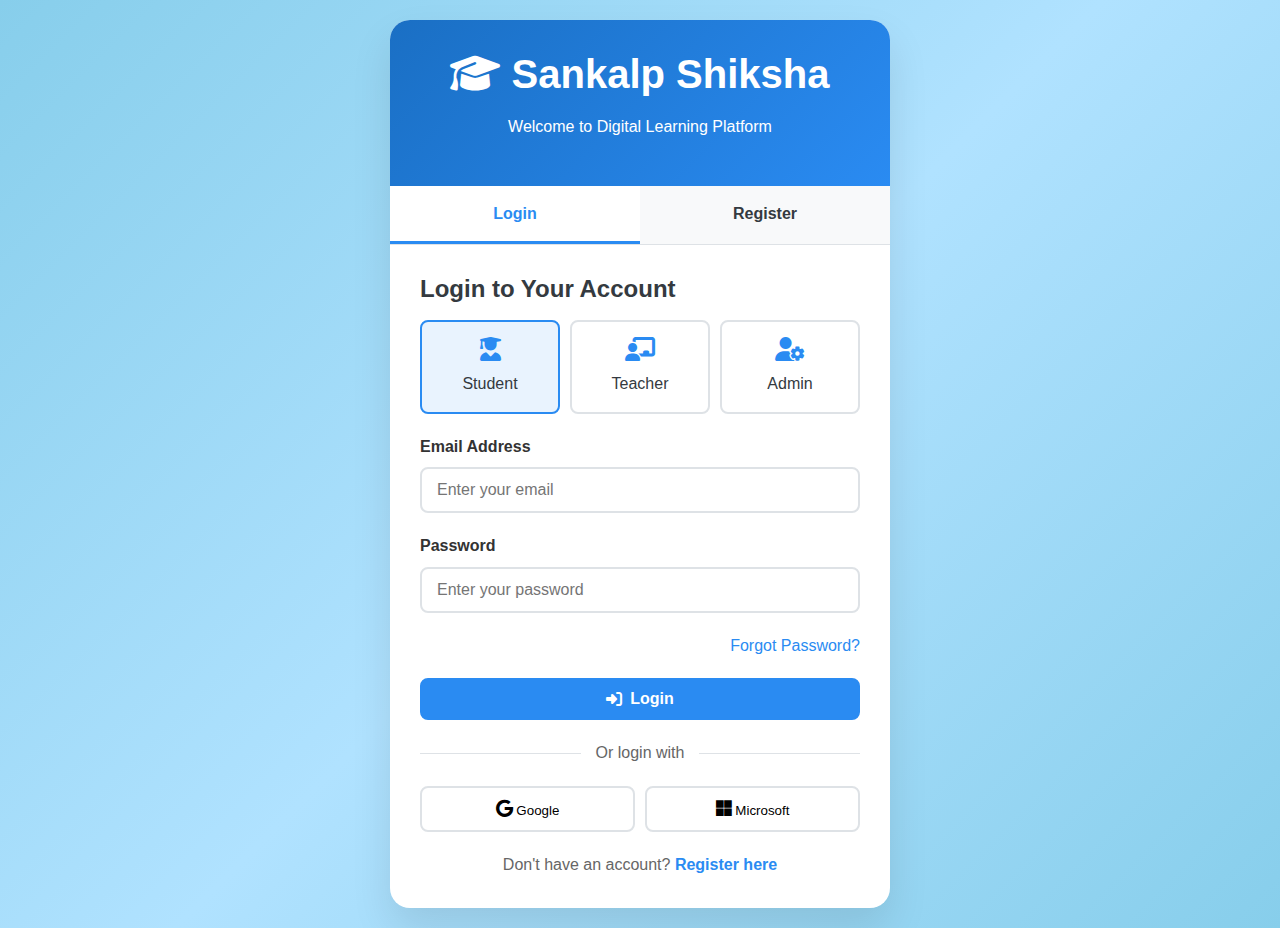
<file: question-bank.html>
<!DOCTYPE html>
<html lang="en">
<head>
    <meta charset="UTF-8">
    <meta name="viewport" content="width=device-width, initial-scale=1.0">
    <title>Question Bank - Sankalp Shiksha</title>
    <link rel="stylesheet" href="https://cdnjs.cloudflare.com/ajax/libs/font-awesome/6.4.0/css/all.min.css">
    <link rel="stylesheet" href="css/style.css">
    <style>
        .question-bank-container {
            max-width: 1400px;
            margin: 0 auto;
            padding: 20px;
        }
        
        .bank-header {
            display: flex;
            justify-content: space-between;
            align-items: center;
            margin-bottom: 30px;
            flex-wrap: wrap;
            gap: 20px;
        }
        
        .search-filter {
            display: flex;
            gap: 15px;
            flex-wrap: wrap;
            margin-bottom: 30px;
        }
        
        .search-box {
            flex: 1;
            min-width: 300px;
        }
        
        .filter-group {
            display: flex;
            gap: 10px;
            flex-wrap: wrap;
        }
        
        .stats-cards {
            display: grid;
            grid-template-columns: repeat(auto-fit, minmax(200px, 1fr));
            gap: 20px;
            margin-bottom: 30px;
        }
        
        .stat-card {
            background: white;
            padding: 20px;
            border-radius: 10px;
            box-shadow: 0 5px 15px rgba(0,0,0,0.05);
            text-align: center;
            border-top: 5px solid;
        }
        
        .stat-math { border-color: #3498db; }
        .stat-science { border-color: #2ecc71; }
        .stat-english { border-color: #e74c3c; }
        .stat-hindi { border-color: #f39c12; }
        
        .questions-grid {
            display: grid;
            grid-template-columns: 300px 1fr;
            gap: 30px;
            min-height: 600px;
        }
        
        .categories-sidebar {
            background: white;
            border-radius: 10px;
            padding: 20px;
            box-shadow: 0 5px 15px rgba(0,0,0,0.05);
            max-height: 600px;
            overflow-y: auto;
        }
        
        .category-item {
            padding: 15px;
            border-bottom: 1px solid #eee;
            cursor: pointer;
            transition: all 0.3s;
            border-left: 4px solid transparent;
        }
        
        .category-item:hover, .category-item.active {
            background: rgba(42, 139, 242, 0.05);
            border-left-color: #2a8bf2;
        }
        
        .questions-list {
            background: white;
            border-radius: 10px;
            padding: 20px;
            box-shadow: 0 5px 15px rgba(0,0,0,0.05);
            max-height: 600px;
            overflow-y: auto;
        }
        
        .question-item {
            padding: 20px;
            border: 1px solid #dee2e6;
            border-radius: 10px;
            margin-bottom: 15px;
            transition: all 0.3s;
        }
        
        .question-item:hover {
            border-color: #2a8bf2;
            box-shadow: 0 5px 15px rgba(42, 139, 242, 0.1);
        }
        
        .question-header {
            display: flex;
            justify-content: space-between;
            align-items: flex-start;
            margin-bottom: 15px;
        }
        
        .question-actions {
            display: flex;
            gap: 10px;
        }
        
        .options-list {
            margin-left: 20px;
            margin-top: 10px;
        }
        
        .option-item {
            padding: 5px 0;
        }
        
        .option-item.correct {
            color: #28a745;
            font-weight: 600;
        }
        
        .explanation {
            background: #f8f9fa;
            padding: 15px;
            border-radius: 8px;
            margin-top: 15px;
            border-left: 4px solid #2a8bf2;
        }
        
        .pagination {
            display: flex;
            justify-content: center;
            gap: 10px;
            margin-top: 30px;
        }
        
        .page-btn {
            padding: 8px 15px;
            border: 1px solid #dee2e6;
            background: white;
            border-radius: 5px;
            cursor: pointer;
        }
        
        .page-btn.active {
            background: #2a8bf2;
            color: white;
            border-color: #2a8bf2;
        }
        
        .modal {
            display: none;
            position: fixed;
            top: 0;
            left: 0;
            width: 100%;
            height: 100%;
            background: rgba(0,0,0,0.5);
            z-index: 1000;
            align-items: center;
            justify-content: center;
        }
        
        .modal-content {
            background: white;
            border-radius: 10px;
            padding: 30px;
            max-width: 700px;
            width: 90%;
            max-height: 80vh;
            overflow-y: auto;
        }
        
        .question-type-grid {
            display: grid;
            grid-template-columns: repeat(auto-fit, minmax(150px, 1fr));
            gap: 15px;
            margin: 20px 0;
        }
        
        .type-option {
            padding: 20px;
            border: 2px solid #dee2e6;
            border-radius: 10px;
            text-align: center;
            cursor: pointer;
            transition: all 0.3s;
        }
        
        .type-option:hover, .type-option.active {
            border-color: #2a8bf2;
            background: rgba(42, 139, 242, 0.05);
        }
        
        @media (max-width: 992px) {
            .questions-grid {
                grid-template-columns: 1fr;
            }
            
            .categories-sidebar {
                max-height: 300px;
            }
        }
    </style>
</head>
<body>
    <nav class="navbar">
        <div class="container">
            <div class="nav-brand">
                <i class="fas fa-graduation-cap"></i>
                <span>Sankalp Shiksha</span>
            </div>
            <div class="nav-menu">
                <a href="teacher-dashboard.html" class="nav-link">Dashboard</a>
                <a href="create-exam.html" class="nav-link">Create Exam</a>
                <a href="question-bank.html" class="nav-link active">Question Bank</a>
                <a href="#" class="nav-link">Results</a>
                <a href="#" class="btn btn-outline" data-logout>Logout</a>
            </div>
        </div>
    </nav>
    
    <div class="question-bank-container">
        <div class="bank-header">
            <h1>Question Bank</h1>
            <div>
                <button class="btn btn-outline" id="importQuestions">
                    <i class="fas fa-file-import"></i> Import
                </button>
                <button class="btn btn-primary" id="addQuestion">
                    <i class="fas fa-plus"></i> Add Question
                </button>
                <button class="btn btn-success" id="exportQuestions">
                    <i class="fas fa-file-export"></i> Export
                </button>
            </div>
        </div>
        
        <div class="search-filter">
            <div class="search-box">
                <input type="text" class="form-control" id="searchInput" 
                       placeholder="Search questions...">
            </div>
            <div class="filter-group">
                <select class="form-control" id="filterSubject" style="width: 150px;">
                    <option value="">All Subjects</option>
                    <option value="mathematics">Mathematics</option>
                    <option value="science">Science</option>
                    <option value="english">English</option>
                    <option value="hindi">Hindi</option>
                </select>
                
                <select class="form-control" id="filterType" style="width: 150px;">
                    <option value="">All Types</option>
                    <option value="mcq">Multiple Choice</option>
                    <option value="true_false">True/False</option>
                    <option value="fill_blank">Fill in Blank</option>
                    <option value="descriptive">Descriptive</option>
                </select>
                
                <select class="form-control" id="filterDifficulty" style="width: 150px;">
                    <option value="">All Difficulty</option>
                    <option value="easy">Easy</option>
                    <option value="medium">Medium</option>
                    <option value="hard">Hard</option>
                </select>
                
                <button class="btn btn-outline" id="clearFilters">
                    <i class="fas fa-times"></i> Clear
                </button>
            </div>
        </div>
        
        <div class="stats-cards">
            <div class="stat-card stat-math">
                <h3 id="mathCount">0</h3>
                <p>Mathematics Questions</p>
            </div>
            <div class="stat-card stat-science">
                <h3 id="scienceCount">0</h3>
                <p>Science Questions</p>
            </div>
            <div class="stat-card stat-english">
                <h3 id="englishCount">0</h3>
                <p>English Questions</p>
            </div>
            <div class="stat-card stat-hindi">
                <h3 id="hindiCount">0</h3>
                <p>Hindi Questions</p>
            </div>
        </div>
        
        <div class="questions-grid">
            <div class="categories-sidebar">
                <h3>Categories</h3>
                <div id="categoriesList">
                    <!-- Categories loaded dynamically -->
                </div>
            </div>
            
            <div class="questions-list">
                <div id="questionsContainer">
                    <!-- Questions loaded dynamically -->
                </div>
                
                <div class="pagination" id="pagination">
                    <!-- Pagination buttons -->
                </div>
            </div>
        </div>
    </div>
    
    <!-- Add Question Modal -->
    <div class="modal" id="addQuestionModal">
        <div class="modal-content">
            <h2>Add New Question</h2>
            <form id="questionForm">
                <div class="form-row">
                    <div class="form-group">
                        <label>Question Type</label>
                        <div class="question-type-grid" id="questionTypes">
                            <!-- Types loaded from JS -->
                        </div>
                    </div>
                </div>
                
                <div class="form-row">
                    <div class="form-group">
                        <label>Subject</label>
                        <select class="form-control" id="questionSubject" required>
                            <option value="">Select Subject</option>
                            <option value="mathematics">Mathematics</option>
                            <option value="science">Science</option>
                            <option value="english">English</option>
                            <option value="hindi">Hindi</option>
                        </select>
                    </div>
                    
                    <div class="form-group">
                        <label>Topic</label>
                        <input type="text" class="form-control" id="questionTopic" 
                               placeholder="e.g., Algebra, Physics, Grammar" required>
                    </div>
                </div>
                
                <div class="form-row">
                    <div class="form-group">
                        <label>Difficulty</label>
                        <select class="form-control" id="questionDifficulty" required>
                            <option value="easy">Easy</option>
                            <option value="medium">Medium</option>
                            <option value="hard">Hard</option>
                        </select>
                    </div>
                    
                    <div class="form-group">
                        <label>Marks</label>
                        <input type="number" class="form-control" id="questionMarks" 
                               min="1" max="10" value="1" required>
                    </div>
                </div>
                
                <div class="form-group">
                    <label>Question Text</label>
                    <textarea class="form-control" id="questionText" rows="3" required
                              placeholder="Enter your question here..."></textarea>
                </div>
                
                <!-- MCQ Options -->
                <div id="mcqOptions" style="display: none;">
                    <div class="form-group">
                        <label>Options (Mark correct answer)</label>
                        <div id="optionsContainer">
                            <div class="option-row" style="display: flex; gap: 10px; margin-bottom: 10px;">
                                <input type="radio" name="correctOption" value="0">
                                <input type="text" class="form-control option-input" 
                                       placeholder="Option A" data-index="0">
                                <button type="button" class="btn btn-danger btn-sm remove-option">
                                    <i class="fas fa-times"></i>
                                </button>
                            </div>
                        </div>
                        <button type="button" class="btn btn-outline btn-sm" id="addOption">
                            <i class="fas fa-plus"></i> Add Option
                        </button>
                    </div>
                </div>
                
                <!-- True/False Options -->
                <div id="trueFalseOptions" style="display: none;">
                    <div class="form-group">
                        <label>Correct Answer</label>
                        <select class="form-control" id="tfAnswer">
                            <option value="true">True</option>
                            <option value="false">False</option>
                        </select>
                    </div>
                </div>
                
                <!-- Explanation -->
                <div class="form-group">
                    <label>Explanation (Optional)</label>
                    <textarea class="form-control" id="questionExplanation" rows="2"
                              placeholder="Add explanation for the answer..."></textarea>
                </div>
                
                <div class="form-group">
                    <label>Tags (comma separated)</label>
                    <input type="text" class="form-control" id="questionTags" 
                           placeholder="e.g., algebra, equations, math">
                </div>
                
                <div class="form-group">
                    <button type="submit" class="btn btn-primary">Save Question</button>
                    <button type="button" class="btn btn-outline" id="closeModal">Cancel</button>
                </div>
            </form>
        </div>
    </div>

    <script src="js/auth.js"></script>
    <script src="js/question-set.js"></script>
    <script>
        let currentQuestions = [];
        let currentPage = 1;
        const questionsPerPage = 10;
        
        // Initialize
        document.addEventListener('DOMContentLoaded', function() {
            const user = window.AuthSystem.currentUser;
            if (!user || (user.role !== 'teacher' && user.role !== 'admin')) {
                window.location.href = 'login.html';
            }
            
            loadQuestionTypes();
            loadCategories();
            loadQuestions();
            updateStats();
            
            // Search functionality
            document.getElementById('searchInput').addEventListener('input', function() {
                currentPage = 1;
                loadQuestions();
            });
            
            // Filter functionality
            document.getElementById('filterSubject').addEventListener('change', loadQuestions);
            document.getElementById('filterType').addEventListener('change', loadQuestions);
            document.getElementById('filterDifficulty').addEventListener('change', loadQuestions);
            document.getElementById('clearFilters').addEventListener('click', clearFilters);
            
            // Add question modal
            document.getElementById('addQuestion').addEventListener('click', function() {
                showAddQuestionModal();
            });
            
            document.getElementById('closeModal').addEventListener('click', function() {
                document.getElementById('addQuestionModal').style.display = 'none';
            });
            
            // Close modal on outside click
            document.getElementById('addQuestionModal').addEventListener('click', function(e) {
                if (e.target === this) {
                    this.style.display = 'none';
                }
            });
            
            // Export questions
            document.getElementById('exportQuestions').addEventListener('click', function() {
                exportQuestions();
            });
        });
        
        function loadQuestionTypes() {
            const typesContainer = document.getElementById('questionTypes');
            const types = window.QuestionDatabase.questionTypes;
            
            Object.keys(types).forEach(typeKey => {
                const div = document.createElement('div');
                div.className = 'type-option';
                div.dataset.type = typeKey;
                div.innerHTML = `
                    <i class="fas ${getTypeIcon(typeKey)}"></i>
                    <div style="margin-top: 5px;">${types[typeKey]}</div>
                `;
                div.addEventListener('click', function() {
                    document.querySelectorAll('.type-option').forEach(opt => {
                        opt.classList.remove('active');
                    });
                    this.classList.add('active');
                    showQuestionTypeFields(typeKey);
                });
                typesContainer.appendChild(div);
            });
        }
        
        function getTypeIcon(type) {
            const icons = {
                mcq: 'fa-list-ul',
                true_false: 'fa-check-circle',
                fill_blank: 'fa-edit',
                descriptive: 'fa-align-left',
                match: 'fa-random',
                arrange: 'fa-sort-amount-down'
            };
            return icons[type] || 'fa-question-circle';
        }
        
        function showQuestionTypeFields(type) {
            // Hide all option sections
            document.getElementById('mcqOptions').style.display = 'none';
            document.getElementById('trueFalseOptions').style.display = 'none';
            
            // Show relevant section
            if (type === 'mcq') {
                document.getElementById('mcqOptions').style.display = 'block';
            } else if (type === 'true_false') {
                document.getElementById('trueFalseOptions').style.display = 'block';
            }
        }
        
        function loadCategories() {
            const categoriesList = document.getElementById('categoriesList');
            const subjects = window.QuestionDatabase.subjects;
            
            // Add "All" category
            const allDiv = document.createElement('div');
            allDiv.className = 'category-item active';
            allDiv.textContent = 'All Questions';
            allDiv.dataset.subject = 'all';
            allDiv.addEventListener('click', function() {
                document.querySelectorAll('.category-item').forEach(item => {
                    item.classList.remove('active');
                });
                this.classList.add('active');
                document.getElementById('filterSubject').value = '';
                loadQuestions();
            });
            categoriesList.appendChild(allDiv);
            
            // Add subject categories
            Object.keys(subjects).forEach(subjectKey => {
                const subject = subjects[subjectKey];
                const div = document.createElement('div');
                div.className = 'category-item';
                div.innerHTML = `
                    <div style="font-weight: 600;">${subject.name}</div>
                    <div style="font-size: 12px; color: #666;">${subject.description}</div>
                `;
                div.dataset.subject = subjectKey;
                div.addEventListener('click', function() {
                    document.querySelectorAll('.category-item').forEach(item => {
                        item.classList.remove('active');
                    });
                    this.classList.add('active');
                    document.getElementById('filterSubject').value = subjectKey;
                    loadQuestions();
                });
                categoriesList.appendChild(div);
            });
        }
        
        function loadQuestions() {
            const searchTerm = document.getElementById('searchInput').value.toLowerCase();
            const subjectFilter = document.getElementById('filterSubject').value;
            const typeFilter = document.getElementById('filterType').value;
            const difficultyFilter = document.getElementById('filterDifficulty').value;
            
            let questions = window.QuestionDatabase.questions;
            
            // Apply filters
            if (searchTerm) {
                questions = questions.filter(q => 
                    q.question.toLowerCase().includes(searchTerm) ||
                    q.topic.toLowerCase().includes(searchTerm) ||
                    q.tags?.some(tag => tag.toLowerCase().includes(searchTerm))
                );
            }
            
            if (subjectFilter) {
                questions = questions.filter(q => q.subject === subjectFilter);
            }
            
            if (typeFilter) {
                questions = questions.filter(q => q.type === typeFilter);
            }
            
            if (difficultyFilter) {
                questions = questions.filter(q => q.difficulty === difficultyFilter);
            }
            
            currentQuestions = questions;
            renderQuestions();
            renderPagination();
        }
        
        function renderQuestions() {
            const container = document.getElementById('questionsContainer');
            container.innerHTML = '';
            
            const startIndex = (currentPage - 1) * questionsPerPage;
            const endIndex = Math.min(startIndex + questionsPerPage, currentQuestions.length);
            const pageQuestions = currentQuestions.slice(startIndex, endIndex);
            
            if (pageQuestions.length === 0) {
                container.innerHTML = `
                    <div style="text-align: center; padding: 50px; color: #666;">
                        <i class="fas fa-search" style="font-size: 48px; margin-bottom: 20px;"></i>
                        <h3>No questions found</h3>
                        <p>Try changing your search criteria or add new questions.</p>
                    </div>
                `;
                return;
            }
            
            pageQuestions.forEach((question, index) => {
                const item = document.createElement('div');
                item.className = 'question-item';
                item.innerHTML = createQuestionHTML(question, startIndex + index + 1);
                container.appendChild(item);
            });
        }
        
        function createQuestionHTML(question, number) {
            let optionsHTML = '';
            if (question.type === 'mcq' && question.options) {
                optionsHTML = `
                    <div class="options-list">
                        ${question.options.map((option, idx) => `
                            <div class="option-item ${option === question.correctAnswer ? 'correct' : ''}">
                                ${String.fromCharCode(65 + idx)}. ${option}
                                ${option === question.correctAnswer ? ' ✓' : ''}
                            </div>
                        `).join('')}
                    </div>
                `;
            }
            
            let explanationHTML = '';
            if (question.explanation) {
                explanationHTML = `
                    <div class="explanation">
                        <strong>Explanation:</strong> ${question.explanation}
                    </div>
                `;
            }
            
            return `
                <div class="question-header">
                    <div>
                        <strong>Q${number}. ${question.question}</strong>
                        <div style="display: flex; gap: 10px; margin-top: 5px;">
                            <span class="badge badge-primary">${question.subject}</span>
                            <span class="badge badge-${question.difficulty}">${question.difficulty}</span>
                            <span class="badge badge-secondary">${question.type}</span>
                            <span class="badge badge-warning">${question.marks} marks</span>
                            <span class="badge badge-light">${question.topic}</span>
                        </div>
                    </div>
                    <div class="question-actions">
                        <button class="btn btn-sm btn-edit" onclick="editQuestion('${question.id}')">
                            <i class="fas fa-edit"></i>
                        </button>
                        <button class="btn btn-sm btn-danger" onclick="deleteQuestion('${question.id}')">
                            <i class="fas fa-trash"></i>
                        </button>
                    </div>
                </div>
                ${optionsHTML}
                ${explanationHTML}
                <div style="margin-top: 10px; font-size: 12px; color: #666;">
                    ID: ${question.id} | Created: ${question.createdAt}
                </div>
            `;
        }
        
        function renderPagination() {
            const pagination = document.getElementById('pagination');
            pagination.innerHTML = '';
            
            const totalPages = Math.ceil(currentQuestions.length / questionsPerPage);
            
            if (totalPages <= 1) return;
            
            // Previous button
            if (currentPage > 1) {
                const prevBtn = document.createElement('button');
                prevBtn.className = 'page-btn';
                prevBtn.innerHTML = '<i class="fas fa-chevron-left"></i>';
                prevBtn.addEventListener('click', () => {
                    currentPage--;
                    loadQuestions();
                });
                pagination.appendChild(prevBtn);
            }
            
            // Page numbers
            for (let i = 1; i <= totalPages; i++) {
                const pageBtn = document.createElement('button');
                pageBtn.className = `page-btn ${i === currentPage ? 'active' : ''}`;
                pageBtn.textContent = i;
                pageBtn.addEventListener('click', () => {
                    currentPage = i;
                    loadQuestions();
                });
                pagination.appendChild(pageBtn);
            }
            
            // Next button
            if (currentPage < totalPages) {
                const nextBtn = document.createElement('button');
                nextBtn.className = 'page-btn';
                nextBtn.innerHTML = '<i class="fas fa-chevron-right"></i>';
                nextBtn.addEventListener('click', () => {
                    currentPage++;
                    loadQuestions();
                });
                pagination.appendChild(nextBtn);
            }
        }
        
        function clearFilters() {
            document.getElementById('searchInput').value = '';
            document.getElementById('filterSubject').value = '';
            document.getElementById('filterType').value = '';
            document.getElementById('filterDifficulty').value = '';
            loadQuestions();
        }
        
        function updateStats() {
            const stats = window.QuestionDatabase.getStatistics();
            document.getElementById('mathCount').textContent = stats.bySubject.mathematics || 0;
            document.getElementById('scienceCount').textContent = stats.bySubject.science || 0;
            document.getElementById('englishCount').textContent = stats.bySubject.english || 0;
            document.getElementById('hindiCount').textContent = stats.bySubject.hindi || 0;
        }
        
        function showAddQuestionModal() {
            document.getElementById('addQuestionModal').style.display = 'flex';
            document.getElementById('questionForm').reset();
            document.querySelectorAll('.type-option').forEach(opt => {
                opt.classList.remove('active');
            });
            document.getElementById('mcqOptions').style.display = 'none';
            document.getElementById('trueFalseOptions').style.display = 'none';
        }
        
        function exportQuestions() {
            const data = window.QuestionDatabase.exportQuestions('json');
            const blob = new Blob([data], { type: 'application/json' });
            const url = URL.createObjectURL(blob);
            const a = document.createElement('a');
            a.href = url;
            a.download = `question-bank-${new Date().toISOString().split('T')[0]}.json`;
            document.body.appendChild(a);
            a.click();
            document.body.removeChild(a);
            URL.revokeObjectURL(url);
        }
        
        function editQuestion(questionId) {
            // Implementation for editing question
            alert('Edit feature coming soon!');
        }
        
        function deleteQuestion(questionId) {
            if (confirm('Are you sure you want to delete this question?')) {
                const index = window.QuestionDatabase.questions.findIndex(q => q.id === questionId);
                if (index !== -1) {
                    window.QuestionDatabase.questions.splice(index, 1);
                    window.QuestionDatabase.saveToLocalStorage();
                    loadQuestions();
                    updateStats();
                }
            }
        }
    </script>
</body>
</html>
</file>
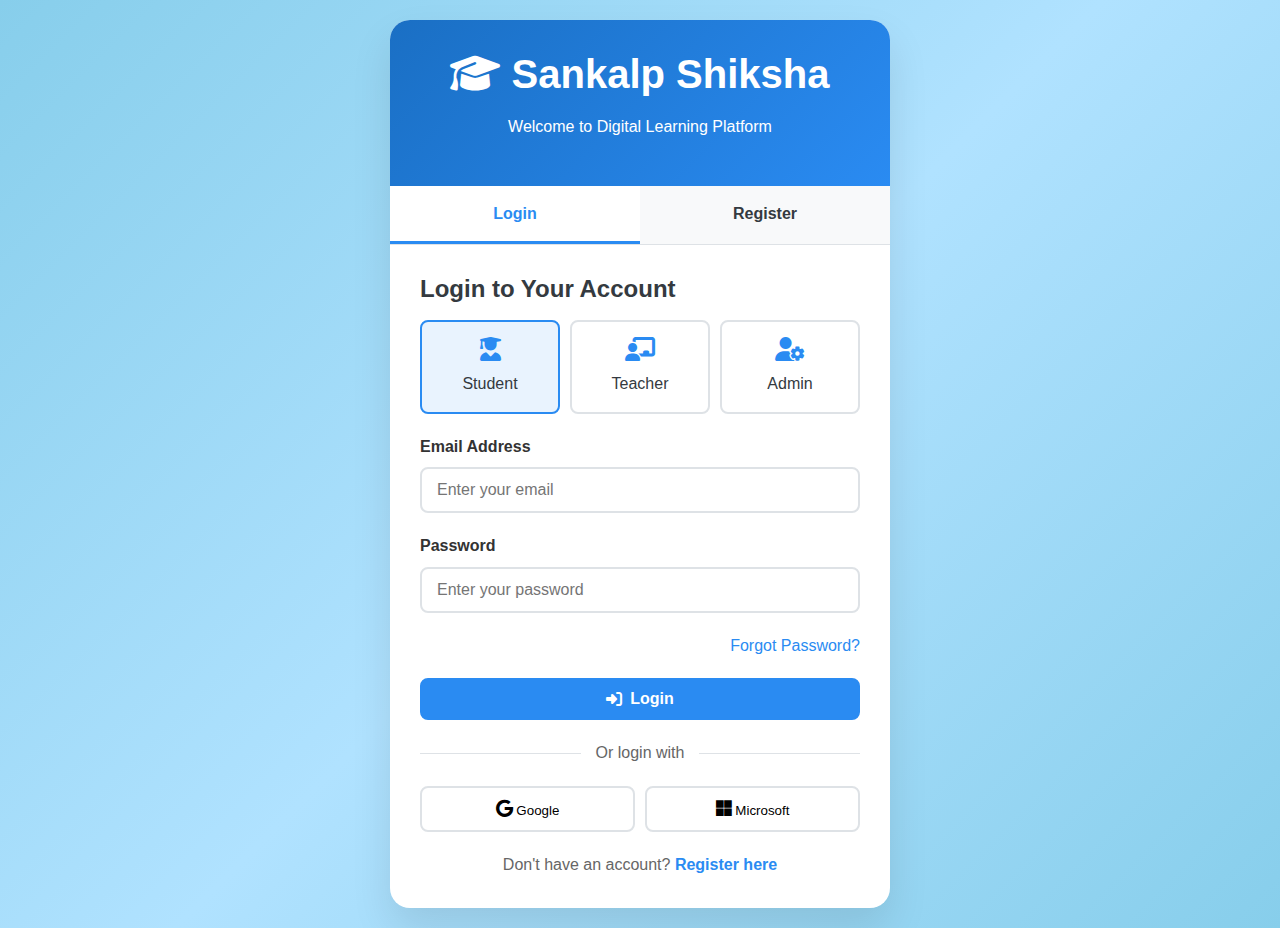
<file: student-dashboard.html>
<!DOCTYPE html>
<html lang="en">
<head>
    <meta charset="UTF-8">
    <meta name="viewport" content="width=device-width, initial-scale=1.0">
    <title>Student Dashboard - Sankalp Shiksha</title>
    <link rel="stylesheet" href="https://cdnjs.cloudflare.com/ajax/libs/font-awesome/6.4.0/css/all.min.css">
    <link rel="stylesheet" href="css/style.css">
    <style>
        .dashboard-container {
            display: grid;
            grid-template-columns: 250px 1fr;
            min-height: 100vh;
            background: #f5f7fa;
        }
        
        .sidebar {
            background: white;
            box-shadow: 2px 0 10px rgba(0,0,0,0.1);
            padding: 20px 0;
        }
        
        .user-profile {
            text-align: center;
            padding: 20px;
            border-bottom: 1px solid #dee2e6;
        }
        
        .user-avatar {
            width: 80px;
            height: 80px;
            border-radius: 50%;
            background: linear-gradient(135deg, #2a8bf2, #1a6fc4);
            display: flex;
            align-items: center;
            justify-content: center;
            color: white;
            font-size: 24px;
            font-weight: bold;
            margin: 0 auto 15px;
        }
        
        .sidebar-menu {
            padding: 20px 0;
        }
        
        .menu-item {
            display: flex;
            align-items: center;
            gap: 12px;
            padding: 15px 25px;
            color: #333;
            text-decoration: none;
            transition: all 0.3s;
            border-left: 4px solid transparent;
        }
        
        .menu-item:hover, .menu-item.active {
            background: rgba(42, 139, 242, 0.1);
            color: #2a8bf2;
            border-left-color: #2a8bf2;
        }
        
        .menu-item i {
            width: 20px;
        }
        
        .main-content {
            padding: 20px;
            overflow-y: auto;
        }
        
        .welcome-banner {
            background: linear-gradient(135deg, #2a8bf2, #1a6fc4);
            color: white;
            padding: 30px;
            border-radius: 15px;
            margin-bottom: 30px;
        }
        
        .stats-grid {
            display: grid;
            grid-template-columns: repeat(auto-fit, minmax(250px, 1fr));
            gap: 20px;
            margin-bottom: 30px;
        }
        
        .stat-card {
            background: white;
            padding: 25px;
            border-radius: 10px;
            box-shadow: 0 5px 15px rgba(0,0,0,0.05);
            display: flex;
            align-items: center;
            gap: 20px;
        }
        
        .stat-icon {
            width: 60px;
            height: 60px;
            border-radius: 10px;
            background: rgba(42, 139, 242, 0.1);
            display: flex;
            align-items: center;
            justify-content: center;
            color: #2a8bf2;
            font-size: 24px;
        }
        
        .stat-info h3 {
            margin: 0 0 5px 0;
            font-size: 24px;
        }
        
        .stat-info p {
            margin: 0;
            color: #666;
        }
        
        .upcoming-exams {
            background: white;
            border-radius: 15px;
            padding: 25px;
            margin-bottom: 30px;
            box-shadow: 0 5px 15px rgba(0,0,0,0.05);
        }
        
        .exam-card {
            display: flex;
            justify-content: space-between;
            align-items: center;
            padding: 20px;
            border: 1px solid #dee2e6;
            border-radius: 10px;
            margin-bottom: 15px;
            transition: all 0.3s;
        }
        
        .exam-card:hover {
            border-color: #2a8bf2;
            box-shadow: 0 5px 15px rgba(42, 139, 242, 0.1);
        }
        
        .exam-info h4 {
            margin: 0 0 10px 0;
        }
        
        .exam-details {
            display: flex;
            gap: 20px;
            color: #666;
            font-size: 14px;
        }
        
        .exam-details span {
            display: flex;
            align-items: center;
            gap: 5px;
        }
        
        .performance-section {
            display: grid;
            grid-template-columns: repeat(auto-fit, minmax(300px, 1fr));
            gap: 30px;
        }
        
        .performance-card {
            background: white;
            border-radius: 15px;
            padding: 25px;
            box-shadow: 0 5px 15px rgba(0,0,0,0.05);
        }
        
        .chart-placeholder {
            height: 200px;
            background: #f8f9fa;
            border-radius: 10px;
            display: flex;
            align-items: center;
            justify-content: center;
            margin: 20px 0;
            color: #666;
        }
        
        .quick-actions {
            display: grid;
            grid-template-columns: repeat(auto-fit, minmax(200px, 1fr));
            gap: 20px;
            margin-top: 30px;
        }
        
        .action-btn {
            background: white;
            border: 2px solid #dee2e6;
            border-radius: 10px;
            padding: 20px;
            text-align: center;
            transition: all 0.3s;
            cursor: pointer;
            text-decoration: none;
            color: #333;
        }
        
        .action-btn:hover {
            border-color: #2a8bf2;
            transform: translateY(-5px);
            box-shadow: 0 10px 20px rgba(42, 139, 242, 0.1);
        }
        
        .action-btn i {
            font-size: 30px;
            color: #2a8bf2;
            margin-bottom: 10px;
        }
        
        .mobile-menu-toggle {
            display: none;
            position: fixed;
            top: 20px;
            left: 20px;
            z-index: 1000;
            background: #2a8bf2;
            color: white;
            border: none;
            border-radius: 5px;
            padding: 10px;
            cursor: pointer;
        }
        
        @media (max-width: 768px) {
            .dashboard-container {
                grid-template-columns: 1fr;
            }
            
            .sidebar {
                position: fixed;
                left: -250px;
                top: 0;
                height: 100vh;
                z-index: 999;
                transition: left 0.3s;
            }
            
            .sidebar.active {
                left: 0;
            }
            
            .mobile-menu-toggle {
                display: block;
            }
            
            .main-content {
                padding-top: 70px;
            }
        }
    </style>
</head>
<body>
    <div class="dashboard-container">
        <button class="mobile-menu-toggle" id="menuToggle">
            <i class="fas fa-bars"></i>
        </button>
        
        <!-- Sidebar -->
        <div class="sidebar" id="sidebar">
            <div class="user-profile">
                <div class="user-avatar" id="userAvatar">RS</div>
                <h3 id="userName">Rahul Sharma</h3>
                <p>Class 10 Student</p>
            </div>
            
            <div class="sidebar-menu">
                <a href="#" class="menu-item active">
                    <i class="fas fa-home"></i> Dashboard
                </a>
                <a href="#" class="menu-item">
                    <i class="fas fa-book"></i> My Subjects
                </a>
                <a href="#" class="menu-item">
                    <i class="fas fa-clipboard-list"></i> Exams
                </a>
                <a href="#" class="menu-item">
                    <i class="fas fa-chart-line"></i> Performance
                </a>
                <a href="#" class="menu-item">
                    <i class="fas fa-calendar-alt"></i> Schedule
                </a>
                <a href="#" class="menu-item">
                    <i class="fas fa-download"></i> Downloads
                </a>
                <a href="#" class="menu-item">
                    <i class="fas fa-cog"></i> Settings
                </a>
                <a href="#" class="menu-item" id="logoutBtn">
                    <i class="fas fa-sign-out-alt"></i> Logout
                </a>
            </div>
        </div>
        
        <!-- Main Content -->
        <div class="main-content">
            <!-- Welcome Banner -->
            <div class="welcome-banner">
                <h1>Welcome back, Rahul!</h1>
                <p>You have 2 upcoming exams and 5 pending assignments</p>
            </div>
            
            <!-- Stats Grid -->
            <div class="stats-grid">
                <div class="stat-card">
                    <div class="stat-icon">
                        <i class="fas fa-clipboard-check"></i>
                    </div>
                    <div class="stat-info">
                        <h3>24</h3>
                        <p>Exams Completed</p>
                    </div>
                </div>
                
                <div class="stat-card">
                    <div class="stat-icon">
                        <i class="fas fa-chart-bar"></i>
                    </div>
                    <div class="stat-info">
                        <h3>85%</h3>
                        <p>Average Score</p>
                    </div>
                </div>
                
                <div class="stat-card">
                    <div class="stat-icon">
                        <i class="fas fa-medal"></i>
                    </div>
                    <div class="stat-info">
                        <h3>3</h3>
                        <p>Achievements</p>
                    </div>
                </div>
                
                <div class="stat-card">
                    <div class="stat-icon">
                        <i class="fas fa-clock"></i>
                    </div>
                    <div class="stat-info">
                        <h3>12h</h3>
                        <p>Study Time</p>
                    </div>
                </div>
            </div>
            
            <!-- Upcoming Exams -->
            <div class="upcoming-exams">
                <h2>Upcoming Exams</h2>
                <div class="exam-list" id="upcomingExams">
                    <!-- Exams will be loaded here -->
                </div>
            </div>
            
            <!-- Performance Section -->
            <div class="performance-section">
                <div class="performance-card">
                    <h3>Subject-wise Performance</h3>
                    <div class="chart-placeholder">
                        <i class="fas fa-chart-pie"></i> Performance Chart
                    </div>
                </div>
                
                <div class="performance-card">
                    <h3>Recent Scores</h3>
                    <div class="chart-placeholder">
                        <i class="fas fa-chart-line"></i> Progress Chart
                    </div>
                </div>
            </div>
            
            <!-- Quick Actions -->
            <div class="quick-actions">
                <a href="#" class="action-btn" id="startPractice">
                    <i class="fas fa-play-circle"></i>
                    <h4>Start Practice</h4>
                    <p>Practice questions by topic</p>
                </a>
                
                <a href="#" class="action-btn" id="viewResults">
                    <i class="fas fa-file-alt"></i>
                    <h4>View Results</h4>
                    <p>Check previous exam results</p>
                </a>
                
                <a href="#" class="action-btn" id="downloadMaterials">
                    <i class="fas fa-download"></i>
                    <h4>Study Materials</h4>
                    <p>Download PDFs and notes</p>
                </a>
                
                <a href="#" class="action-btn" id="askDoubt">
                    <i class="fas fa-question-circle"></i>
                    <h4>Ask Doubt</h4>
                    <p>Get help from teachers</p>
                </a>
            </div>
        </div>
    </div>

    <script src="js/auth.js"></script>
    <script src="js/student.js"></script>
    <script>
        // Mobile menu toggle
        document.getElementById('menuToggle').addEventListener('click', function() {
            document.getElementById('sidebar').classList.toggle('active');
        });
        
        // Load user data
        document.addEventListener('DOMContentLoaded', function() {
            const user = window.AuthSystem.currentUser;
            if (user) {
                document.getElementById('userName').textContent = user.name;
                document.getElementById('userAvatar').textContent = user.avatar || 
                    user.name.split(' ').map(n => n[0]).join('');
                
                if (user.role !== 'student') {
                    window.location.href = 'login.html';
                }
            } else {
                window.location.href = 'login.html';
            }
        });
        
        // Logout
        document.getElementById('logoutBtn').addEventListener('click', function(e) {
            e.preventDefault();
            window.AuthSystem.logout();
        });
    </script>
</body>
</html>
</file>
<file: css/style.css>
/* style.css - Main Stylesheet */
:root {
    --primary-color: #2a8bf2;
    --primary-dark: #1a6fc4;
    --secondary-color: #6c757d;
    --success-color: #28a745;
    --danger-color: #dc3545;
    --warning-color: #ffc107;
    --light-color: #f8f9fa;
    --dark-color: #343a40;
    --border-radius: 8px;
    --box-shadow: 0 4px 6px rgba(0,0,0,0.1);
    --transition: all 0.3s ease;
}

* {
    margin: 0;
    padding: 0;
    box-sizing: border-box;
}

body {
    font-family: 'Segoe UI', Tahoma, Geneva, Verdana, sans-serif;
    line-height: 1.6;
    color: var(--dark-color);
    background-color: #f5f7fa;
}

.container {
    width: 100%;
    max-width: 1200px;
    margin: 0 auto;
    padding: 0 20px;
}

/* Typography */
h1, h2, h3, h4, h5, h6 {
    margin-bottom: 1rem;
    font-weight: 600;
    line-height: 1.2;
}

h1 {
    font-size: 2.5rem;
}

h2 {
    font-size: 2rem;
}

h3 {
    font-size: 1.5rem;
}

p {
    margin-bottom: 1rem;
}

a {
    color: var(--primary-color);
    text-decoration: none;
    transition: var(--transition);
}

a:hover {
    color: var(--primary-dark);
}

/* Buttons */
.btn {
    display: inline-flex;
    align-items: center;
    justify-content: center;
    gap: 8px;
    padding: 10px 20px;
    border-radius: var(--border-radius);
    font-weight: 600;
    cursor: pointer;
    transition: var(--transition);
    border: 2px solid transparent;
    font-size: 16px;
}

.btn-primary {
    background-color: var(--primary-color);
    color: white;
    border-color: var(--primary-color);
}

.btn-primary:hover {
    background-color: var(--primary-dark);
    border-color: var(--primary-dark);
    color: white;
    transform: translateY(-2px);
    box-shadow: var(--box-shadow);
}

.btn-secondary {
    background-color: var(--secondary-color);
    color: white;
    border-color: var(--secondary-color);
}

.btn-outline {
    background-color: transparent;
    color: var(--primary-color);
    border-color: var(--primary-color);
}

.btn-outline:hover {
    background-color: var(--primary-color);
    color: white;
}

.btn-light {
    background-color: white;
    color: var(--primary-color);
}

.btn-light:hover {
    background-color: var(--primary-color);
    color: white;
}

.btn-danger {
    background-color: var(--danger-color);
    color: white;
    border-color: var(--danger-color);
}

.btn-success {
    background-color: var(--success-color);
    color: white;
    border-color: var(--success-color);
}

.btn-block {
    width: 100%;
}

.btn-sm {
    padding: 6px 12px;
    font-size: 14px;
}

.btn-lg {
    padding: 15px 30px;
    font-size: 18px;
}

/* Navigation */
.navbar {
    background-color: white;
    box-shadow: 0 2px 10px rgba(0,0,0,0.1);
    position: sticky;
    top: 0;
    z-index: 1000;
}

.navbar .container {
    display: flex;
    justify-content: space-between;
    align-items: center;
    padding: 15px 20px;
}

.nav-brand {
    display: flex;
    align-items: center;
    gap: 10px;
    font-size: 1.5rem;
    font-weight: 700;
    color: var(--primary-color);
}

.nav-brand i {
    font-size: 2rem;
}

.nav-menu {
    display: flex;
    align-items: center;
    gap: 30px;
}

.nav-link {
    color: var(--dark-color);
    font-weight: 500;
    padding: 8px 0;
    position: relative;
}

.nav-link:hover {
    color: var(--primary-color);
}

.nav-link.active {
    color: var(--primary-color);
}

.nav-link.active::after {
    content: '';
    position: absolute;
    bottom: 0;
    left: 0;
    width: 100%;
    height: 3px;
    background-color: var(--primary-color);
    border-radius: 3px;
}

.nav-toggle {
    display: none;
    background: none;
    border: none;
    font-size: 1.5rem;
    color: var(--dark-color);
    cursor: pointer;
}

/* Cards */
.card {
    background: white;
    border-radius: var(--border-radius);
    box-shadow: var(--box-shadow);
    padding: 20px;
    margin-bottom: 20px;
    transition: var(--transition);
}

.card:hover {
    transform: translateY(-5px);
    box-shadow: 0 10px 20px rgba(0,0,0,0.1);
}

.card-header {
    border-bottom: 1px solid #dee2e6;
    padding-bottom: 15px;
    margin-bottom: 15px;
}

.card-title {
    margin: 0;
    color: var(--dark-color);
}

.card-body {
    padding: 10px 0;
}

/* Forms */
.form-control {
    width: 100%;
    padding: 12px 15px;
    border: 2px solid #dee2e6;
    border-radius: var(--border-radius);
    font-size: 16px;
    transition: var(--transition);
}

.form-control:focus {
    border-color: var(--primary-color);
    outline: none;
    box-shadow: 0 0 0 3px rgba(42, 139, 242, 0.1);
}

.form-label {
    display: block;
    margin-bottom: 8px;
    font-weight: 600;
    color: var(--dark-color);
}

.form-group {
    margin-bottom: 20px;
}

/* Tables */
.table {
    width: 100%;
    border-collapse: collapse;
    margin-bottom: 20px;
}

.table th,
.table td {
    padding: 12px 15px;
    text-align: left;
    border-bottom: 1px solid #dee2e6;
}

.table th {
    background-color: #f8f9fa;
    font-weight: 600;
    color: var(--dark-color);
}

.table tr:hover {
    background-color: #f8f9fa;
}

.table-striped tbody tr:nth-of-type(odd) {
    background-color: #f8f9fa;
}

/* Alerts */
.alert {
    padding: 15px 20px;
    border-radius: var(--border-radius);
    margin-bottom: 20px;
    border-left: 4px solid transparent;
}

.alert-success {
    background-color: #d4edda;
    border-color: var(--success-color);
    color: #155724;
}

.alert-danger {
    background-color: #f8d7da;
    border-color: var(--danger-color);
    color: #721c24;
}

.alert-warning {
    background-color: #fff3cd;
    border-color: var(--warning-color);
    color: #856404;
}

.alert-info {
    background-color: #d1ecf1;
    border-color: #17a2b8;
    color: #0c5460;
}

/* Badges */
.badge {
    display: inline-block;
    padding: 4px 8px;
    border-radius: 20px;
    font-size: 12px;
    font-weight: 600;
    text-transform: uppercase;
}

.badge-primary {
    background-color: var(--primary-color);
    color: white;
}

.badge-success {
    background-color: var(--success-color);
    color: white;
}

.badge-danger {
    background-color: var(--danger-color);
    color: white;
}

.badge-warning {
    background-color: var(--warning-color);
    color: var(--dark-color);
}

/* Progress bars */
.progress {
    height: 10px;
    background-color: #e9ecef;
    border-radius: 5px;
    overflow: hidden;
    margin-bottom: 20px;
}

.progress-bar {
    height: 100%;
    background-color: var(--primary-color);
    border-radius: 5px;
    transition: width 0.6s ease;
}

/* Grid System */
.row {
    display: flex;
    flex-wrap: wrap;
    margin: 0 -15px;
}

.col {
    flex: 1;
    padding: 0 15px;
}

.col-1 { flex: 0 0 8.33%; max-width: 8.33%; }
.col-2 { flex: 0 0 16.66%; max-width: 16.66%; }
.col-3 { flex: 0 0 25%; max-width: 25%; }
.col-4 { flex: 0 0 33.33%; max-width: 33.33%; }
.col-5 { flex: 0 0 41.66%; max-width: 41.66%; }
.col-6 { flex: 0 0 50%; max-width: 50%; }
.col-7 { flex: 0 0 58.33%; max-width: 58.33%; }
.col-8 { flex: 0 0 66.66%; max-width: 66.66%; }
.col-9 { flex: 0 0 75%; max-width: 75%; }
.col-10 { flex: 0 0 83.33%; max-width: 83.33%; }
.col-11 { flex: 0 0 91.66%; max-width: 91.66%; }
.col-12 { flex: 0 0 100%; max-width: 100%; }

/* Footer */
.footer {
    background-color: var(--dark-color);
    color: white;
    padding: 60px 0 20px;
}

.footer-grid {
    display: grid;
    grid-template-columns: repeat(auto-fit, minmax(250px, 1fr));
    gap: 40px;
    margin-bottom: 40px;
}

.footer-brand {
    display: flex;
    align-items: center;
    gap: 10px;
    font-size: 1.5rem;
    font-weight: 700;
    margin-bottom: 20px;
}

.footer-col h4 {
    margin-bottom: 20px;
    color: white;
}

.footer-col a {
    display: block;
    color: #adb5bd;
    margin-bottom: 10px;
}

.footer-col a:hover {
    color: white;
}

.social-links {
    display: flex;
    gap: 15px;
    margin-top: 20px;
}

.social-links a {
    display: inline-flex;
    align-items: center;
    justify-content: center;
    width: 40px;
    height: 40px;
    background-color: #495057;
    border-radius: 50%;
    color: white;
    font-size: 18px;
}

.social-links a:hover {
    background-color: var(--primary-color);
    transform: translateY(-3px);
}

.footer-bottom {
    text-align: center;
    padding-top: 20px;
    border-top: 1px solid #495057;
    color: #adb5bd;
}

/* Utility Classes */
.text-center { text-align: center; }
.text-right { text-align: right; }
.text-left { text-align: left; }

.mt-1 { margin-top: 10px; }
.mt-2 { margin-top: 20px; }
.mt-3 { margin-top: 30px; }
.mt-4 { margin-top: 40px; }
.mt-5 { margin-top: 50px; }

.mb-1 { margin-bottom: 10px; }
.mb-2 { margin-bottom: 20px; }
.mb-3 { margin-bottom: 30px; }
.mb-4 { margin-bottom: 40px; }
.mb-5 { margin-bottom: 50px; }

.p-1 { padding: 10px; }
.p-2 { padding: 20px; }
.p-3 { padding: 30px; }
.p-4 { padding: 40px; }
.p-5 { padding: 50px; }

.d-none { display: none; }
.d-block { display: block; }
.d-flex { display: flex; }
.d-grid { display: grid; }

.justify-content-between { justify-content: space-between; }
.align-items-center { align-items: center; }

.w-100 { width: 100%; }
.h-100 { height: 100%; }

/* Section Title */
.section-title {
    text-align: center;
    margin-bottom: 50px;
    position: relative;
}

.section-title::after {
    content: '';
    position: absolute;
    bottom: -10px;
    left: 50%;
    transform: translateX(-50%);
    width: 80px;
    height: 4px;
    background-color: var(--primary-color);
    border-radius: 2px;
}

/* Responsive Design */
@media (max-width: 768px) {
    .nav-menu {
        position: fixed;
        top: 70px;
        left: -100%;
        width: 100%;
        background-color: white;
        flex-direction: column;
        padding: 20px;
        box-shadow: 0 10px 20px rgba(0,0,0,0.1);
        transition: var(--transition);
        gap: 0;
    }
    
    .nav-menu.active {
        left: 0;
    }
    
    .nav-link {
        width: 100%;
        padding: 15px 0;
        border-bottom: 1px solid #dee2e6;
    }
    
    .nav-link:last-child {
        border-bottom: none;
    }
    
    .nav-toggle {
        display: block;
    }
    
    h1 {
        font-size: 2rem;
    }
    
    h2 {
        font-size: 1.5rem;
    }
    
    .hero {
        padding: 40px 20px;
    }
    
    .cta-buttons {
        flex-direction: column;
        gap: 15px;
    }
    
    .btn-large {
        width: 100%;
    }
}
</file>
